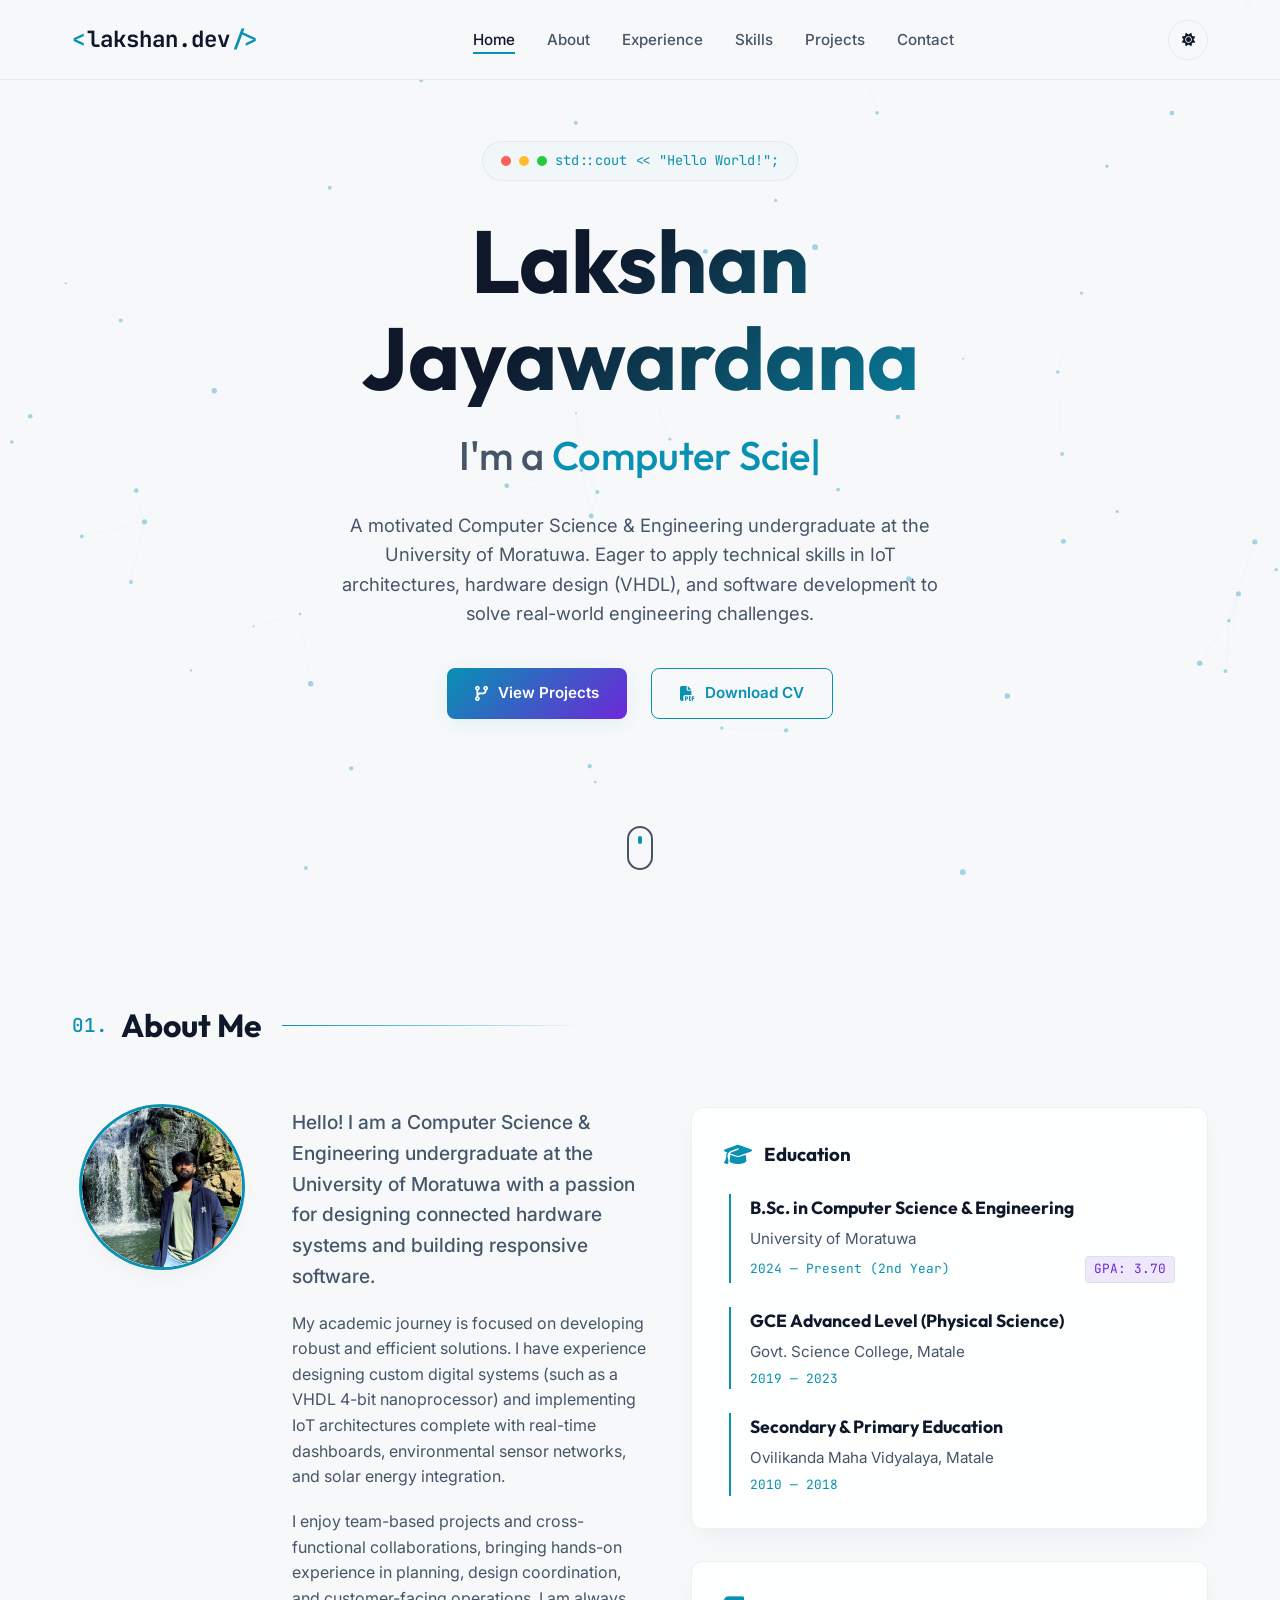
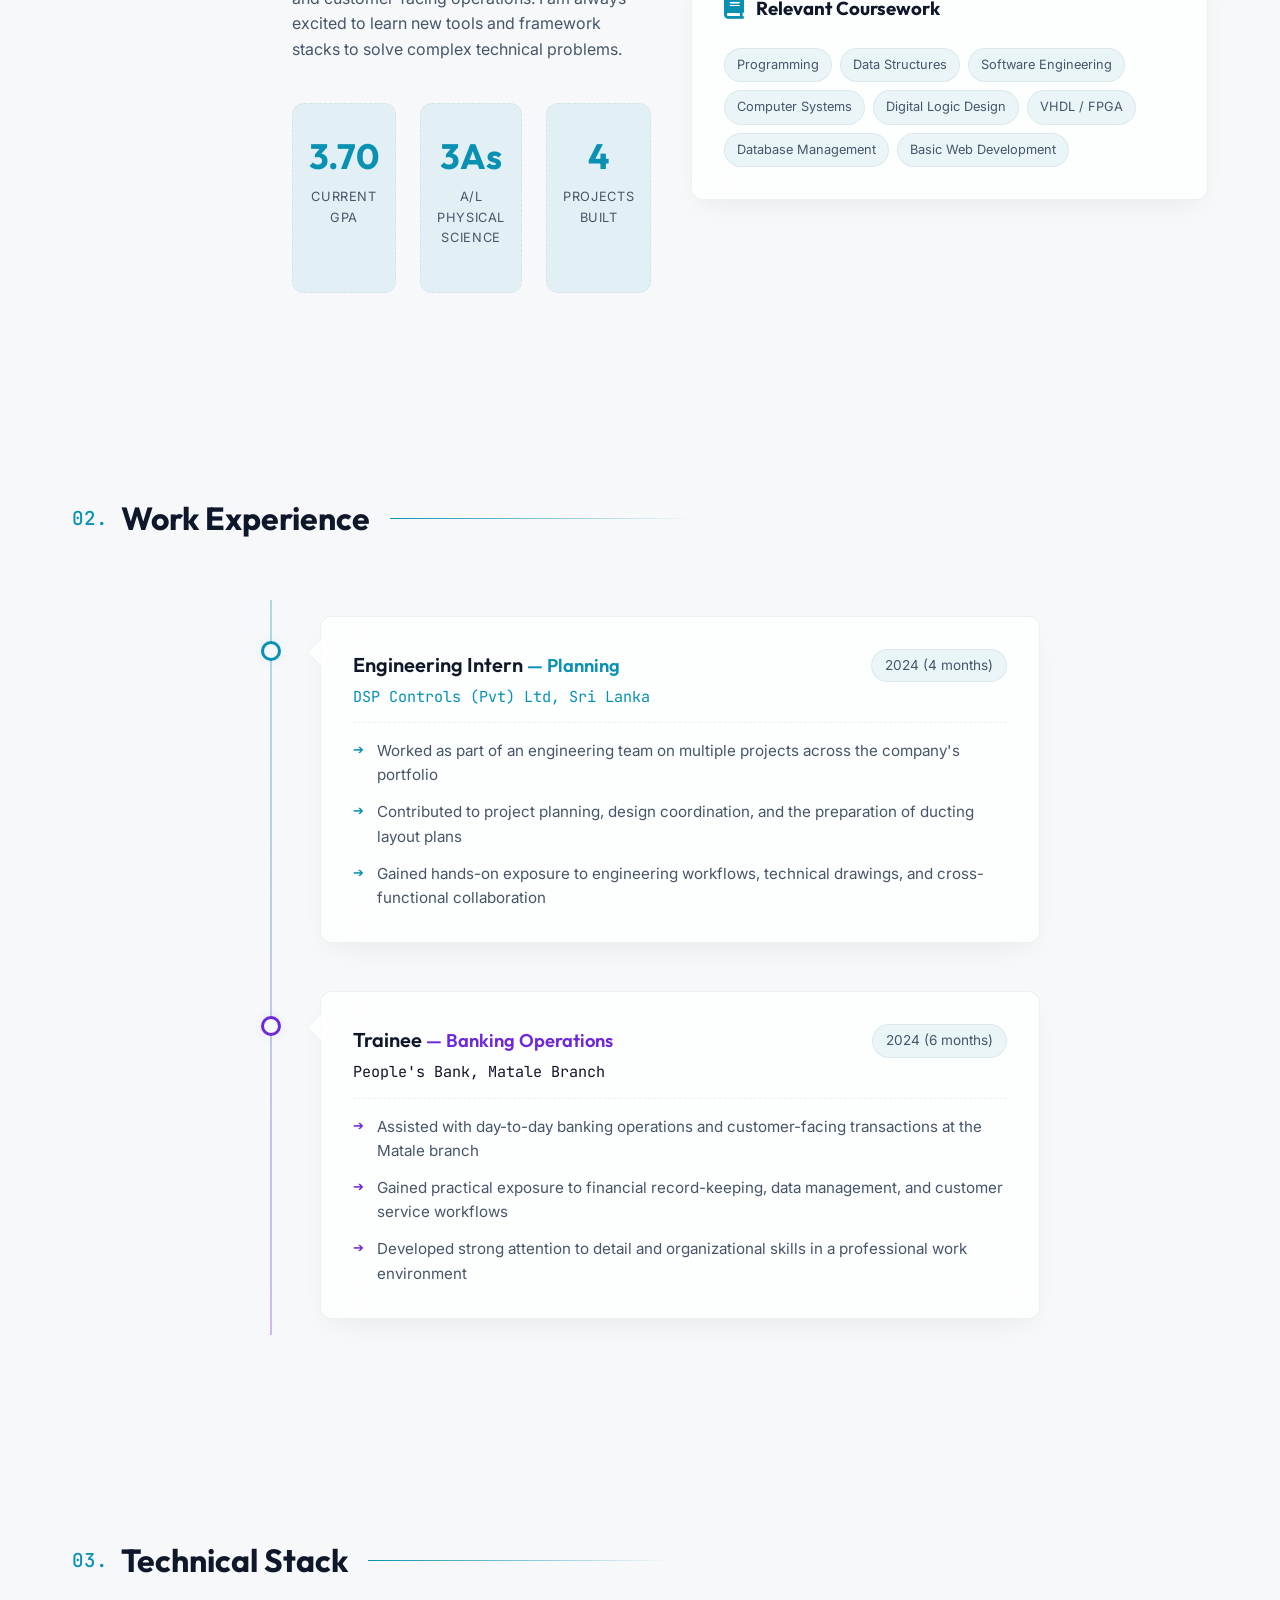
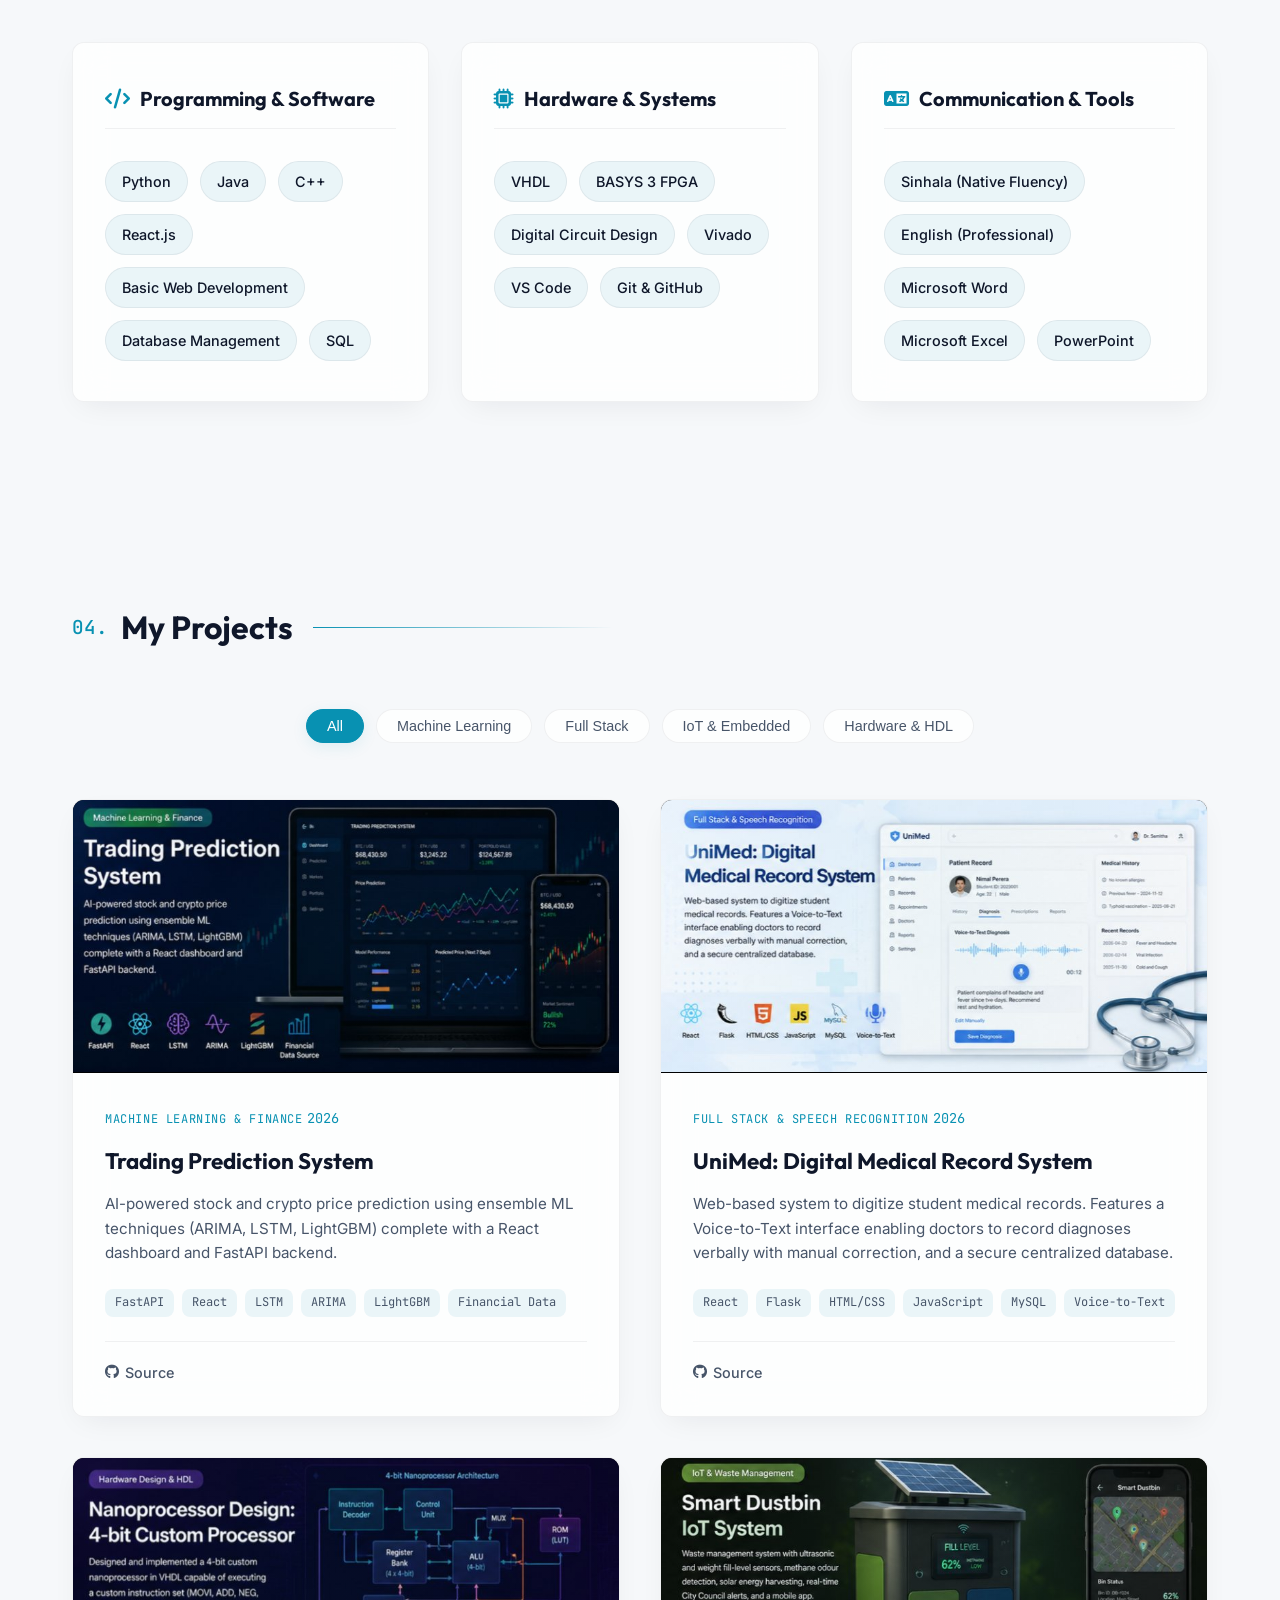
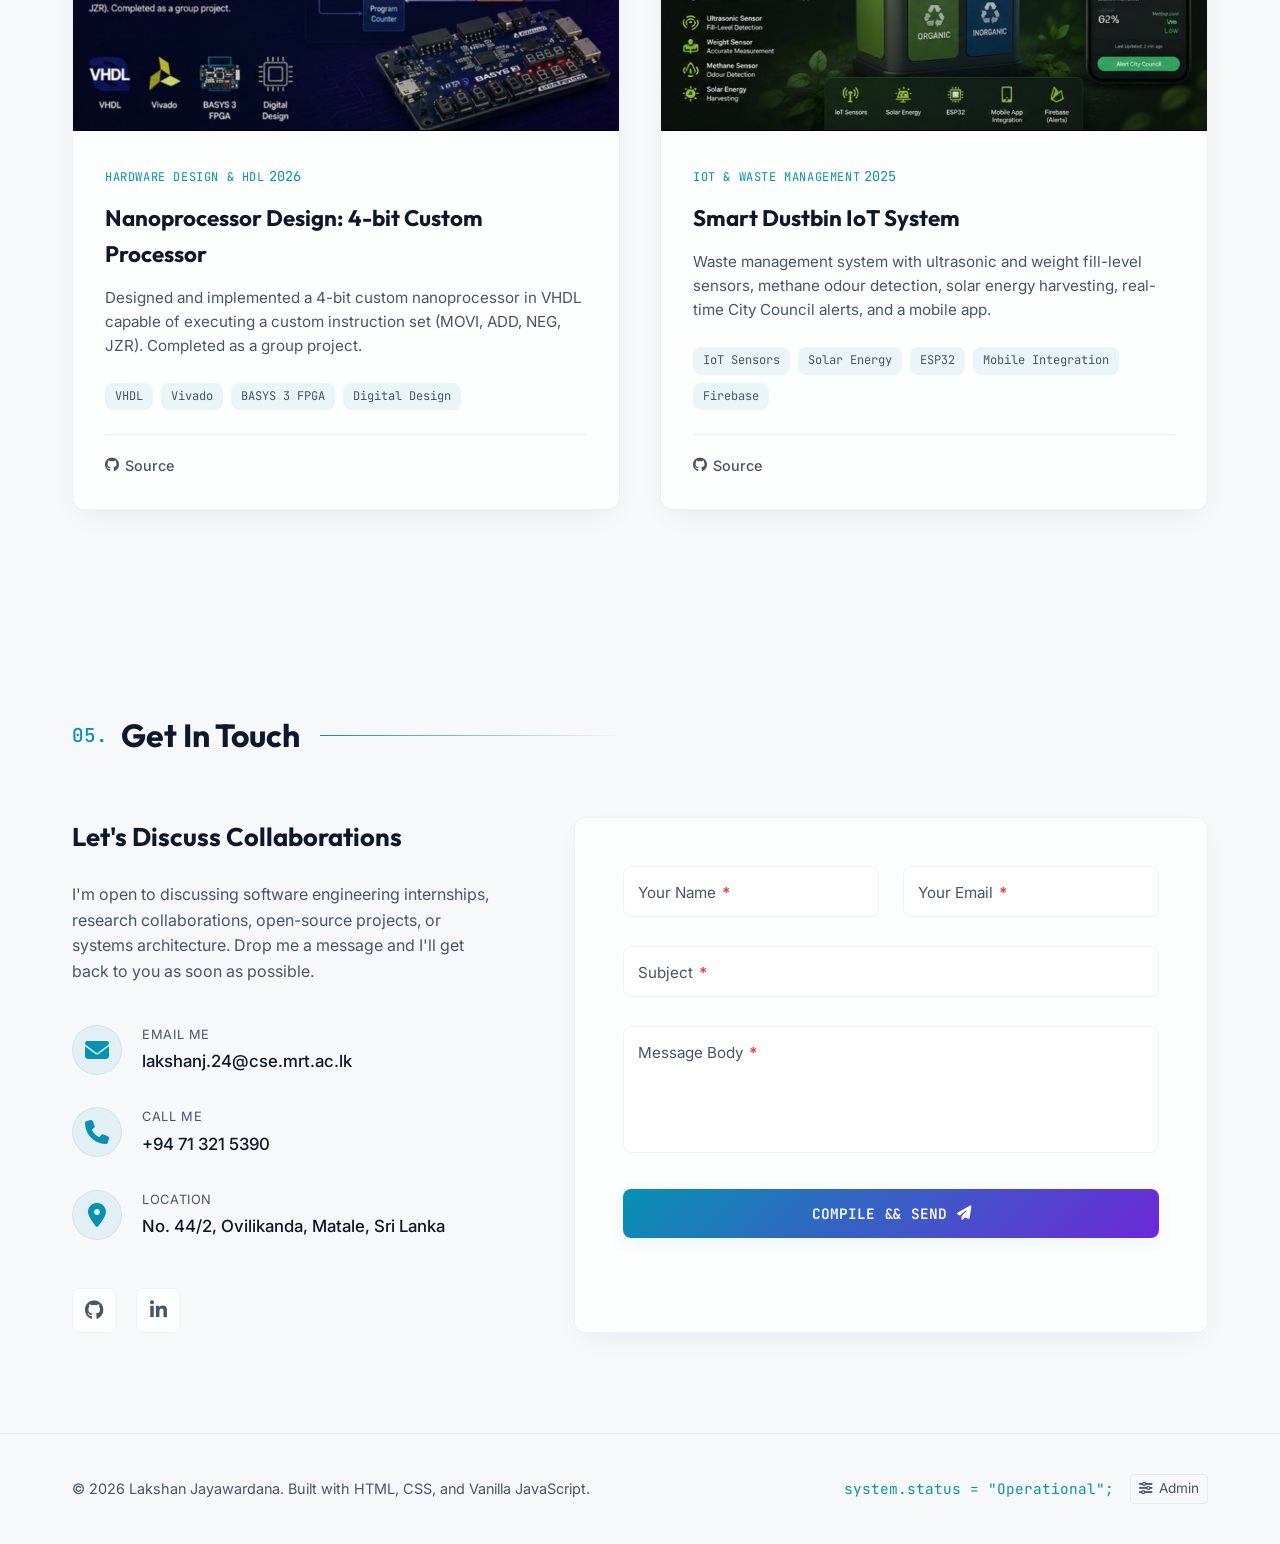
<file: index.html>
<!DOCTYPE html>
<html lang="en">

<head>
    <meta charset="UTF-8">
    <meta name="viewport" content="width=device-width, initial-scale=1.0">
    <title>Lakshan Jayawardana</title>
    <meta name="description"
        content="Portfolio of Lakshan Jayawardana, a Computer Science & Engineering undergraduate at the University of Moratuwa specializing in IoT architectures, VHDL & FPGA design, and Full-Stack Web Development.">
    <!-- Google Fonts: Outfit (headings) & Inter (body) & JetBrains Mono (code elements) -->
    <link rel="preconnect" href="https://fonts.googleapis.com">
    <link rel="preconnect" href="https://fonts.gstatic.com" crossorigin>
    <link
        href="https://fonts.googleapis.com/css2?family=Inter:wght@300;400;500;600;700&family=JetBrains+Mono:wght@400;500;600&family=Outfit:wght@400;500;600;700;800&display=swap"
        rel="stylesheet">
    <!-- FontAwesome Icons -->
    <link rel="stylesheet" href="https://cdnjs.cloudflare.com/ajax/libs/font-awesome/6.4.0/css/all.min.css">
    <!-- Main Stylesheet -->
    <link rel="stylesheet" href="style.css">
</head>

<body class="dark-theme">
    <!-- Particle Background Canvas -->
    <canvas id="canvas-bg"></canvas>

    <!-- Header Navigation -->
    <header class="header">
        <div class="header-container">
            <a href="#home" class="logo">
                <span class="code-bracket">&lt;</span>
                <span class="logo-text">lakshan.dev</span>
                <span class="code-bracket">/&gt;</span>
            </a>

            <nav class="navbar" id="navbar">
                <ul class="nav-menu">
                    <li class="nav-item"><a href="#home" class="nav-link active">Home</a></li>
                    <li class="nav-item"><a href="#about" class="nav-link">About</a></li>
                    <li class="nav-item"><a href="#experience" class="nav-link">Experience</a></li>
                    <li class="nav-item"><a href="#skills" class="nav-link">Skills</a></li>
                    <li class="nav-item"><a href="#projects" class="nav-link">Projects</a></li>
                    <li class="nav-item"><a href="#contact" class="nav-link">Contact</a></li>
                </ul>
            </nav>

            <div class="nav-actions">
                <button id="theme-toggle" class="theme-toggle-btn" aria-label="Toggle light/dark theme">
                    <i class="fa-solid fa-moon"></i>
                </button>
                <button class="mobile-toggle" id="mobile-toggle" aria-label="Toggle menu">
                    <span class="bar"></span>
                    <span class="bar"></span>
                    <span class="bar"></span>
                </button>
            </div>
        </div>
    </header>

    <!-- Hero Section -->
    <section id="home" class="hero-section">
        <div class="hero-content">
            <div class="terminal-badge">
                <span class="terminal-dot red"></span>
                <span class="terminal-dot yellow"></span>
                <span class="terminal-dot green"></span>
                <span class="terminal-text" id="hero-terminal-text">std::cout &lt;&lt; "Hello World!";</span>
            </div>
            <h1 class="hero-title" id="hero-name">Lakshan Jayawardana</h1>
            <h2 class="hero-subtitle">I'm a <span id="typed-text"></span><span class="typed-cursor">|</span></h2>
            <p class="hero-description" id="hero-description">
                A motivated Computer Science & Engineering undergraduate at the University of Moratuwa. Eager to apply
                technical skills in IoT architectures, hardware design (VHDL), and software development to solve
                real-world engineering challenges.
            </p>
            <div class="hero-cta">
                <a href="#projects" class="btn btn-primary" id="hero-projects-btn">
                    <i class="fa-solid fa-code-branch"></i> View Projects
                </a>
                <a href="assets/CV_Lakshan_Jayawardana.pdf" class="btn btn-secondary" id="hero-cv-btn" target="_blank"
                    download="CV_Lakshan_Jayawardana.pdf">
                    <i class="fa-solid fa-file-pdf"></i> Download CV
                </a>
            </div>
        </div>
        <div class="scroll-indicator">
            <a href="#about" aria-label="Scroll down">
                <span class="mouse">
                    <span class="wheel"></span>
                </span>
            </a>
        </div>
    </section>

    <!-- Main Content Area -->
    <main>
        <!-- About Section -->
        <section id="about" class="about-section section-padding">
            <div class="container">
                <div class="section-header">
                    <span class="section-number">01.</span>
                    <h2 class="section-title">About Me</h2>
                    <div class="section-line"></div>
                </div>

                <div class="about-grid">
                    <!-- Profile Image Column -->
                    <div class="about-img-container" style="width: 160px; flex-shrink: 0; margin: 0 auto;">
                        <div class="profile-card"
                            style="width: 160px; height: 160px; border-radius: 50%; overflow: hidden; flex-shrink: 0; box-shadow: 0 0 0 3px var(--primary-color), 0 10px 30px -10px var(--shadow-color); background: var(--card-bg); display: block;">
                            <img src="assets/image.jpg" alt="Lakshan Jayawardana" class="profile-img" id="about-profile-img"
                                style="width: 100%; height: 100%; border-radius: 50%; object-fit: cover; object-position: center 70%; display: block; transition: transform var(--transition-speed) ease;">
                        </div>
                    </div>

                    <div class="about-info" id="about-info-container">
                        <p class="paragraph-lead" id="about-lead">
                            Hello! I am a Computer Science & Engineering undergraduate at the University of Moratuwa
                            with a passion for designing connected hardware systems and building responsive software.
                        </p>
                        <div id="about-paragraphs-container">
                            <p>
                                My academic journey is focused on developing robust and efficient solutions. I have
                                experience designing custom digital systems (such as a VHDL 4-bit nanoprocessor) and
                                implementing IoT architectures complete with real-time dashboards, environmental sensor
                                networks, and solar energy integration.
                            </p>
                            <p>
                                I enjoy team-based projects and cross-functional collaborations, bringing hands-on
                                experience in planning, design coordination, and customer-facing operations. I am always
                                excited to learn new tools and framework stacks to solve complex technical problems.
                            </p>
                        </div>
                        <div class="stats-grid" id="about-stats-container">
                            <div class="stat-card">
                                <h3 class="stat-num">3.74</h3>
                                <p class="stat-label">Current SGPA</p>
                            </div>
                            <div class="stat-card">
                                <h3 class="stat-num">3As</h3>
                                <p class="stat-label">A/L Physical Science</p>
                            </div>
                            <div class="stat-card">
                                <h3 class="stat-num">4</h3>
                                <p class="stat-label">Projects Built</p>
                            </div>
                        </div>
                    </div>

                    <div class="about-education">
                        <div class="card glass-card education-card">
                            <div class="card-header">
                                <i class="fa-solid fa-graduation-cap card-icon"></i>
                                <h3>Education</h3>
                            </div>
                            <div id="education-list-container">
                                <div class="education-item" style="margin-bottom: 1.5rem;">
                                    <h4 class="edu-degree">B.Sc. in Computer Science & Engineering</h4>
                                    <p class="edu-school">University of Moratuwa</p>
                                    <div
                                        style="display: flex; justify-content: space-between; align-items: center; margin-top: 0.25rem; flex-wrap: wrap; gap: 0.5rem;">
                                        <span class="edu-date">2024 — Present (1st Year)</span>
                                        <span
                                            style="font-family: 'JetBrains Mono', monospace; font-size: 0.8rem; color: var(--secondary-color); background: var(--secondary-glow); padding: 2px 8px; border-radius: 4px; border: 1px solid var(--card-border);">SGPA:
                                            3.74</span>
                                    </div>
                                </div>
                                <div class="education-item" style="margin-bottom: 1.5rem;">
                                    <h4 class="edu-degree">GCE Advanced Level (Physical Science)</h4>
                                    <p class="edu-school">Govt. Science College, Matale</p>
                                    <span class="edu-date">2019 — 2023</span>
                                </div>
                                <div class="education-item">
                                    <h4 class="edu-degree">Secondary & Primary Education</h4>
                                    <p class="edu-school">Ovilikanda Maha Vidyalaya, Matale</p>
                                    <span class="edu-date">2010 — 2018</span>
                                </div>
                            </div>
                        </div>

                        <div class="card glass-card coursework-card">
                            <div class="card-header">
                                <i class="fa-solid fa-book card-icon"></i>
                                <h3>Relevant Coursework</h3>
                            </div>
                            <div class="coursework-tags" id="coursework-tags-container">
                                <span class="course-tag">Programming</span>
                                <span class="course-tag">Data Structures</span>
                                <span class="course-tag">Software Engineering</span>
                                <span class="course-tag">Computer Systems</span>
                                <span class="course-tag">Digital Logic Design</span>
                                <span class="course-tag">VHDL / FPGA</span>
                                <span class="course-tag">Database Management</span>
                                <span class="course-tag">Basic Web Development</span>
                            </div>
                        </div>
                    </div>
                </div>
            </div>
        </section>

        <!-- Experience Section -->
        <section id="experience" class="experience-section section-padding">
            <div class="container">
                <div class="section-header">
                    <span class="section-number">02.</span>
                    <h2 class="section-title">Work Experience</h2>
                    <div class="section-line"></div>
                </div>

                <div class="experience-timeline" id="experience-timeline-container">
                    <!-- Item 1: Engineering Intern -->
                    <div class="timeline-item">
                        <div class="timeline-dot"></div>
                        <div class="card glass-card timeline-content">
                            <div class="timeline-header">
                                <div>
                                    <h3 class="job-title">Engineering Intern <span>— Planning</span></h3>
                                    <div class="job-company">
                                        <a href="https://dspcontrols.lk" target="_blank" rel="noopener noreferrer">DSP
                                            Controls (Pvt) Ltd, Sri Lanka</a>
                                    </div>
                                </div>
                                <span class="job-date">2024 (4 months)</span>
                            </div>
                            <ul class="job-details">
                                <li>Worked as part of an engineering team on multiple projects across the company's
                                    portfolio</li>
                                <li>Contributed to project planning, design coordination, and the preparation of ducting
                                    layout plans</li>
                                <li>Gained hands-on exposure to engineering workflows, technical drawings, and
                                    cross-functional collaboration</li>
                            </ul>
                        </div>
                    </div>

                    <!-- Item 2: Trainee - Banking Operations -->
                    <div class="timeline-item">
                        <div class="timeline-dot"></div>
                        <div class="card glass-card timeline-content">
                            <div class="timeline-header">
                                <div>
                                    <h3 class="job-title">Trainee <span>— Banking Operations</span></h3>
                                    <div class="job-company">People's Bank, Matale Branch</div>
                                </div>
                                <span class="job-date">2024 (6 months)</span>
                            </div>
                            <ul class="job-details">
                                <li>Assisted with day-to-day banking operations and customer-facing transactions at the
                                    Matale branch</li>
                                <li>Gained practical exposure to financial record-keeping, data management, and customer
                                    service workflows</li>
                                <li>Developed strong attention to detail and organizational skills in a professional
                                    work environment</li>
                            </ul>
                        </div>
                    </div>
                </div>
            </div>
        </section>

        <!-- Skills Section -->
        <section id="skills" class="skills-section section-padding">
            <div class="container">
                <div class="section-header">
                    <span class="section-number">03.</span>
                    <h2 class="section-title">Technical Stack</h2>
                    <div class="section-line"></div>
                </div>

                <div class="skills-grid" id="skills-grid-container">
                    <!-- Programming & Software -->
                    <div class="card glass-card skill-category-card">
                        <h3 class="skill-category-title"><i class="fa-solid fa-code"></i> Programming & Software</h3>
                        <div class="skill-tags">
                            <span class="skill-tag">Python</span>
                            <span class="skill-tag">Java</span>
                            <span class="skill-tag">C++</span>
                            <span class="skill-tag">React.js</span>
                            <span class="skill-tag">Basic Web Development</span>
                            <span class="skill-tag">Database Management</span>
                            <span class="skill-tag">SQL</span>
                        </div>
                    </div>

                    <!-- Hardware & Systems -->
                    <div class="card glass-card skill-category-card">
                        <h3 class="skill-category-title"><i class="fa-solid fa-microchip"></i> Hardware & Systems</h3>
                        <div class="skill-tags">
                            <span class="skill-tag">VHDL</span>
                            <span class="skill-tag">BASYS 3 FPGA</span>
                            <span class="skill-tag">Digital Circuit Design</span>
                            <span class="skill-tag">Vivado</span>
                            <span class="skill-tag">VS Code</span>
                            <span class="skill-tag">Git & GitHub</span>
                        </div>
                    </div>

                    <!-- Languages & Productivity -->
                    <div class="card glass-card skill-category-card">
                        <h3 class="skill-category-title"><i class="fa-solid fa-language"></i> Communication & Tools</h3>
                        <div class="skill-tags">
                            <span class="skill-tag">Sinhala (Native Fluency)</span>
                            <span class="skill-tag">English (Professional)</span>
                            <span class="skill-tag">Microsoft Word</span>
                            <span class="skill-tag">Microsoft Excel</span>
                            <span class="skill-tag">PowerPoint</span>
                        </div>
                    </div>
                </div>
            </div>
        </section>

        <!-- Projects Section -->
        <section id="projects" class="projects-section section-padding">
            <div class="container">
                <div class="section-header">
                    <span class="section-number">04.</span>
                    <h2 class="section-title">My Projects</h2>
                    <div class="section-line"></div>
                </div>

                <!-- Projects Filter -->
                <div class="project-filters" id="project-filters-container">
                    <button class="filter-btn active" data-filter="all">All</button>
                    <button class="filter-btn" data-filter="ml">Machine Learning</button>
                    <button class="filter-btn" data-filter="web">Full Stack</button>
                    <button class="filter-btn" data-filter="iot">IoT & Embedded</button>
                    <button class="filter-btn" data-filter="hw">Hardware & HDL</button>
                </div>

                <!-- Projects Grid -->
                <div class="projects-grid" id="projects-grid-container">
                    <!-- Project 1: Trading Prediction System -->
                    <div class="project-card glass-card" data-category="ml">
                        <div class="project-img-placeholder">
                            <i class="fa-solid fa-chart-line project-banner-icon"></i>
                        </div>
                        <div class="project-content">
                            <div class="project-meta">
                                <span class="project-type">Machine Learning & Finance</span>
                                <span class="project-year"
                                    style="font-family: 'JetBrains Mono', monospace; font-size: 0.85rem; color: var(--primary-color);">2026</span>
                            </div>
                            <h3 class="project-title">Trading Prediction System</h3>
                            <p class="project-desc">
                                AI-powered stock and crypto price prediction using ensemble ML techniques (ARIMA, LSTM,
                                LightGBM) complete with a React dashboard and FastAPI backend.
                            </p>
                            <div class="project-tech-tags">
                                <span>FastAPI</span>
                                <span>React</span>
                                <span>LSTM</span>
                                <span>ARIMA</span>
                                <span>LightGBM</span>
                                <span>Financial Data</span>
                            </div>
                            <div class="project-links">
                                <a href="https://github.com/LakshanSj/trading-prediction-system" target="_blank"
                                    rel="noopener noreferrer" aria-label="GitHub Repository"><i
                                        class="fa-brands fa-github"></i> Source</a>
                            </div>
                        </div>
                    </div>

                    <!-- Project 2: UniMed -->
                    <div class="project-card glass-card" data-category="web">
                        <div class="project-img-placeholder">
                            <i class="fa-solid fa-microphone-lines project-banner-icon"></i>
                        </div>
                        <div class="project-content">
                            <div class="project-meta">
                                <span class="project-type">Full Stack & Speech Recognition</span>
                                <span class="project-year"
                                    style="font-family: 'JetBrains Mono', monospace; font-size: 0.85rem; color: var(--primary-color);">2026</span>
                            </div>
                            <h3 class="project-title">UniMed: Digital Medical Record System</h3>
                            <p class="project-desc">
                                Web-based system to digitize student medical records. Features a Voice-to-Text interface
                                enabling doctors to record diagnoses verbally with manual correction, and a secure
                                centralized database.
                            </p>
                            <div class="project-tech-tags">
                                <span>React</span>
                                <span>Flask</span>
                                <span>HTML/CSS</span>
                                <span>JavaScript</span>
                                <span>MySQL</span>
                                <span>Voice-to-Text</span>
                            </div>
                            <div class="project-links">
                                <a href="https://github.com/Kamithaakash/UniMed-MORASHIFT" target="_blank"
                                    rel="noopener noreferrer" aria-label="GitHub Repository"><i
                                        class="fa-brands fa-github"></i> Source</a>
                            </div>
                        </div>
                    </div>

                    <!-- Project 3: Nanoprocessor Design -->
                    <div class="project-card glass-card" data-category="hw">
                        <div class="project-img-placeholder">
                            <i class="fa-solid fa-microchip project-banner-icon"></i>
                        </div>
                        <div class="project-content">
                            <div class="project-meta">
                                <span class="project-type">Hardware Design & HDL</span>
                                <span class="project-year"
                                    style="font-family: 'JetBrains Mono', monospace; font-size: 0.85rem; color: var(--primary-color);">2026</span>
                            </div>
                            <h3 class="project-title">Nanoprocessor Design: 4-bit Custom Processor</h3>
                            <p class="project-desc">
                                Designed and implemented a 4-bit custom nanoprocessor in VHDL capable of executing a
                                custom instruction set (MOVI, ADD, NEG, JZR). Completed as a group project.
                            </p>
                            <div class="project-tech-tags">
                                <span>VHDL</span>
                                <span>Vivado</span>
                                <span>BASYS 3 FPGA</span>
                                <span>Digital Design</span>
                            </div>
                            <div class="project-links">
                                <a href="https://github.com/LakshanSj/4bit-nanoprocessor" target="_blank"
                                    rel="noopener noreferrer" aria-label="GitHub Repository"><i
                                        class="fa-brands fa-github"></i> Source</a>
                            </div>
                        </div>
                    </div>

                    <!-- Project 4: Smart Dustbin -->
                    <div class="project-card glass-card" data-category="iot">
                        <div class="project-img-placeholder">
                            <i class="fa-solid fa-trash-can project-banner-icon"></i>
                        </div>
                        <div class="project-content">
                            <div class="project-meta">
                                <span class="project-type">IoT & Waste Management</span>
                                <span class="project-year"
                                    style="font-family: 'JetBrains Mono', monospace; font-size: 0.85rem; color: var(--primary-color);">2025</span>
                            </div>
                            <h3 class="project-title">Smart Dustbin IoT System</h3>
                            <p class="project-desc">
                                Waste management system with ultrasonic and weight fill-level sensors, methane odour
                                detection, solar energy harvesting, real-time City Council alerts, and a mobile app.
                            </p>
                            <div class="project-tech-tags">
                                <span>IoT Sensors</span>
                                <span>Solar Energy</span>
                                <span>ESP32</span>
                                <span>Mobile Integration</span>
                                <span>Firebase</span>
                            </div>
                            <div class="project-links">
                                <a href="https://github.com/LakshanSj/smart-dustbin-waste-management-system"
                                    target="_blank" rel="noopener noreferrer" aria-label="GitHub Repository"><i
                                        class="fa-brands fa-github"></i> Source</a>
                            </div>
                        </div>
                    </div>
                </div>
            </div>
        </section>

        <!-- Contact Section -->
        <section id="contact" class="contact-section section-padding">
            <div class="container">
                <div class="section-header">
                    <span class="section-number">05.</span>
                    <h2 class="section-title">Get In Touch</h2>
                    <div class="section-line"></div>
                </div>

                <div class="contact-grid">
                    <div class="contact-info">
                        <h3 class="contact-subtitle" id="contact-subtitle">Let's Discuss Collaborations</h3>
                        <p id="contact-desc">
                            I'm open to discussing software engineering internships, research collaborations,
                            open-source projects, or systems architecture. Drop me a message and I'll get back to you as
                            soon as possible.
                        </p>
                        <div class="contact-details" id="contact-details-container">
                            <div class="contact-detail-item">
                                <i class="fa-solid fa-envelope detail-icon"></i>
                                <div>
                                    <span class="detail-label">Email Me</span>
                                    <a href="mailto:lakshanj.24@cse.mrt.ac.lk" id="contact-email"
                                        class="detail-value">lakshanj.24@cse.mrt.ac.lk</a>
                                </div>
                            </div>
                            <div class="contact-detail-item">
                                <i class="fa-solid fa-phone detail-icon"></i>
                                <div>
                                    <span class="detail-label">Call Me</span>
                                    <a href="tel:+94713215390" id="contact-phone" class="detail-value">+94 71 321 5390</a>
                                </div>
                            </div>
                            <div class="contact-detail-item">
                                <i class="fa-solid fa-location-dot detail-icon"></i>
                                <div>
                                    <span class="detail-label">Location</span>
                                    <span class="detail-value" id="contact-location">No. 44/2, Ovilikanda, Matale, Sri Lanka</span>
                                </div>
                            </div>
                        </div>
                        <div class="social-links" id="contact-socials-container">
                            <a href="https://github.com/LakshanSj" id="contact-github" target="_blank" rel="noopener noreferrer"
                                aria-label="GitHub"><i class="fa-brands fa-github"></i></a>
                            <a href="https://www.linkedin.com/in/lakshan-jayawardana/" id="contact-linkedin" target="_blank"
                                rel="noopener noreferrer" aria-label="LinkedIn"><i
                                    class="fa-brands fa-linkedin-in"></i></a>
                        </div>
                    </div>

                    <!-- Contact Form -->
                    <div class="card glass-card contact-card">
                        <form id="contact-form" class="contact-form" novalidate>
                            <div class="form-row">
                                <div class="form-group">
                                    <input type="text" id="name" name="name" required placeholder=" ">
                                    <label for="name">Your Name <span class="required-star">*</span></label>
                                    <span class="field-error-msg" id="name-error"></span>
                                </div>
                                <div class="form-group">
                                    <input type="email" id="email" name="email" required placeholder=" ">
                                    <label for="email">Your Email <span class="required-star">*</span></label>
                                    <span class="field-error-msg" id="email-error"></span>
                                </div>
                            </div>
                            <div class="form-group">
                                <input type="text" id="subject" name="subject" required placeholder=" ">
                                <label for="subject">Subject <span class="required-star">*</span></label>
                                <span class="field-error-msg" id="subject-error"></span>
                            </div>
                            <div class="form-group">
                                <textarea id="message" name="message" rows="5" required placeholder=" "></textarea>
                                <label for="message">Message Body <span class="required-star">*</span></label>
                                <span class="field-error-msg" id="message-error"></span>
                            </div>
                            <button type="submit" id="submit-btn" class="btn btn-primary btn-submit">
                                <span>compile &amp;&amp; send</span>
                                <i class="fa-solid fa-paper-plane btn-icon"></i>
                            </button>
                            <div id="form-status" class="form-status"></div>
                        </form>
                    </div>
                </div>
            </div>
        </section>
    </main>

    <!-- Footer -->
    <footer class="footer">
        <div class="container footer-container">
            <p class="copyright">&copy; 2026 Lakshan Jayawardana. Built with HTML, CSS, and Vanilla JavaScript.</p>
            <div class="footer-actions" style="display: flex; align-items: center; gap: 1rem;">
                <p class="footer-tag">system.status = "Operational";</p>
                <a href="admin.html" class="admin-portal-link" title="Admin Panel (Ctrl + Shift + A)" style="color: var(--text-muted); font-size: 0.85rem; text-decoration: none; display: inline-flex; align-items: center; gap: 0.35rem; padding: 3px 8px; border-radius: 4px; border: 1px solid var(--card-border); transition: all var(--transition-speed) ease;">
                    <i class="fa-solid fa-sliders"></i> Admin
                </a>
            </div>
        </div>
    </footer>

    <!-- Portfolio Data & Main JavaScript -->
    <script src="data.js"></script>
    <script src="script.js"></script>
</body>

</html>
</file>
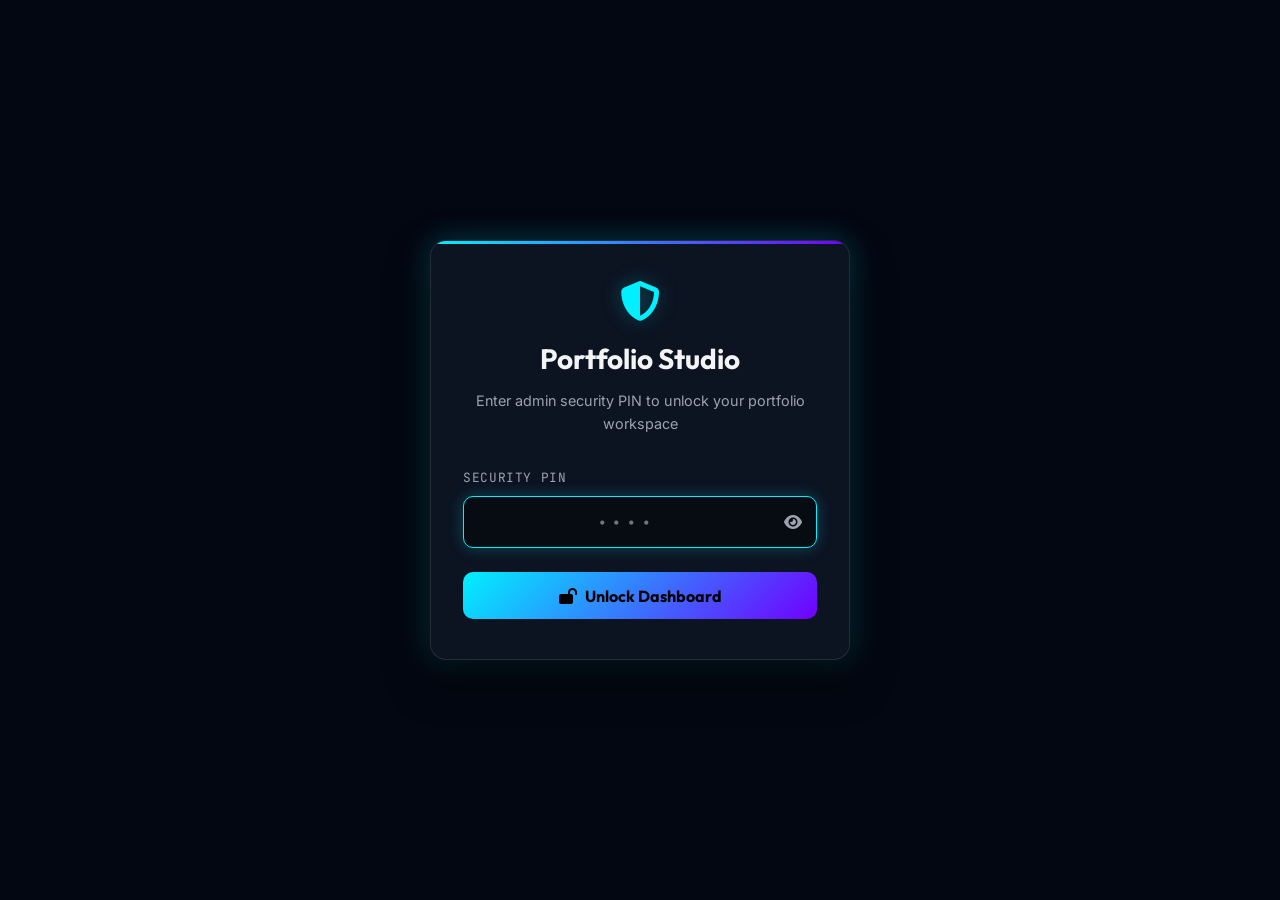
<file: admin.html>
<!DOCTYPE html>
<html lang="en">

<head>
    <meta charset="UTF-8">
    <meta name="viewport" content="width=device-width, initial-scale=1.0">
    <title>Portfolio Studio &mdash; Admin Panel</title>
    <!-- Google Fonts -->
    <link rel="preconnect" href="https://fonts.googleapis.com">
    <link rel="preconnect" href="https://fonts.gstatic.com" crossorigin>
    <link
        href="https://fonts.googleapis.com/css2?family=Inter:wght@300;400;500;600;700&family=JetBrains+Mono:wght@400;500;600&family=Outfit:wght@400;500;600;700;800&display=swap"
        rel="stylesheet">
    <!-- FontAwesome Icons -->
    <link rel="stylesheet" href="https://cdnjs.cloudflare.com/ajax/libs/font-awesome/6.4.0/css/all.min.css">
    <!-- Admin Stylesheet -->
    <link rel="stylesheet" href="admin.css">
</head>

<body>
    <!-- Background Ambient Glow -->
    <div class="ambient-glow"></div>

    <!-- 0. Auth / PIN Lock Screen -->
    <div id="auth-screen" class="auth-wrapper">
        <div class="auth-card">
            <i class="fa-solid fa-shield-halved auth-icon"></i>
            <h1 class="auth-title">Portfolio Studio</h1>
            <p class="auth-subtitle">Enter admin security PIN to unlock your portfolio workspace</p>
            <div id="auth-lockout-notice" class="auth-lockout-notice" style="display: none;">
                <i class="fa-solid fa-triangle-exclamation"></i>
                <span id="auth-lockout-msg">Locked due to repeated failed attempts.</span>
            </div>
            <form id="auth-form">
                <div class="auth-input-group">
                    <label for="admin-pin">Security PIN</label>
                    <div class="pin-input-wrap">
                        <input type="password" id="admin-pin" class="auth-input" placeholder="••••" maxlength="12" autofocus
                            required autocomplete="current-password">
                        <button type="button" class="pin-toggle-btn" data-target="admin-pin" title="Toggle PIN visibility" aria-label="Toggle PIN visibility">
                            <i class="fa-solid fa-eye"></i>
                        </button>
                    </div>
                </div>
                <button type="submit" id="auth-submit-btn" class="auth-btn">
                    <i class="fa-solid fa-lock-open"></i> Unlock Dashboard
                </button>
            </form>
        </div>
    </div>

    <!-- Main Admin Workspace -->
    <div class="admin-app" id="admin-app" style="display: none;">
        <!-- Sidebar Navigation -->
        <aside class="admin-sidebar">
            <div class="sidebar-header">
                <a href="index.html" class="sidebar-logo">
                    <i class="fa-solid fa-terminal" style="color: var(--primary-color);"></i>
                    <span>Studio CMS</span>
                </a>
                <span class="sidebar-badge">v1.0</span>
            </div>

            <nav class="sidebar-nav">
                <span class="nav-category-title">General</span>
                <button class="nav-tab-btn active" data-tab="overview">
                    <i class="fa-solid fa-chart-pie"></i>
                    <span>Overview</span>
                </button>

                <span class="nav-category-title">Sections</span>
                <button class="nav-tab-btn" data-tab="hero">
                    <i class="fa-solid fa-wand-magic-sparkles"></i>
                    <span>Hero Section</span>
                </button>
                <button class="nav-tab-btn" data-tab="about">
                    <i class="fa-solid fa-user-astronaut"></i>
                    <span>About & Education</span>
                </button>
                <button class="nav-tab-btn" data-tab="experience">
                    <i class="fa-solid fa-briefcase"></i>
                    <span>Work Experience</span>
                </button>
                <button class="nav-tab-btn" data-tab="skills">
                    <i class="fa-solid fa-microchip"></i>
                    <span>Technical Stack</span>
                </button>
                <button class="nav-tab-btn" data-tab="projects">
                    <i class="fa-solid fa-cubes-stacked"></i>
                    <span>Projects Studio</span>
                </button>
                <button class="nav-tab-btn" data-tab="contact">
                    <i class="fa-solid fa-paper-plane"></i>
                    <span>Contact & Socials</span>
                </button>

                <span class="nav-category-title">Deployment</span>
                <button class="nav-tab-btn" data-tab="sync">
                    <i class="fa-solid fa-cloud-arrow-up"></i>
                    <span>GitHub Sync & Backup</span>
                </button>
                <button class="nav-tab-btn" data-tab="settings">
                    <i class="fa-solid fa-gear"></i>
                    <span>Security & PIN</span>
                </button>
            </nav>

            <div class="sidebar-footer">
                <a href="index.html" target="_blank" class="btn-sidebar btn-view-site">
                    <i class="fa-solid fa-arrow-up-right-from-square"></i>
                    <span>View Live Site</span>
                </a>
                <button id="btn-lock" class="btn-sidebar btn-logout">
                    <i class="fa-solid fa-lock"></i>
                    <span>Lock Session</span>
                </button>
            </div>
        </aside>

        <!-- Main Workspace Area -->
        <main class="admin-main">
            <!-- Top Action Bar -->
            <header class="admin-topbar">
                <div class="topbar-title-area">
                    <h2 id="topbar-title">Studio Overview</h2>
                    <p id="topbar-subtitle">Manage and customize your portfolio data in real-time</p>
                </div>
                <div class="topbar-actions">
                    <button id="btn-export-json" class="btn btn-secondary" title="Export current data as JSON">
                        <i class="fa-solid fa-download"></i> Export JSON
                    </button>
                    <label class="btn btn-secondary" style="margin: 0; cursor: pointer;"
                        title="Import portfolio JSON backup">
                        <i class="fa-solid fa-upload"></i> Import JSON
                        <input type="file" id="input-import-json" accept=".json" style="display: none;">
                    </label>
                    <button id="btn-save-all" class="btn btn-primary">
                        <i class="fa-solid fa-floppy-disk"></i> Save Changes
                    </button>
                </div>
            </header>

            <div class="admin-content">
                <!-- 1. Overview Tab -->
                <div class="tab-pane active" id="tab-overview">
                    <div class="admin-card">
                        <div class="card-header-bar">
                            <h3><i class="fa-solid fa-gauge-high"></i> Dashboard Quick Stats</h3>
                            <span class="tag-badge" id="stats-last-updated"><i class="fa-solid fa-clock"></i> Active
                                Session</span>
                        </div>
                        <div class="form-grid" style="grid-template-columns: repeat(auto-fit, minmax(200px, 1fr));">
                            <div class="dynamic-item-card" style="text-align: center; padding: 1.5rem;">
                                <i class="fa-solid fa-cubes-stacked"
                                    style="font-size: 2rem; color: var(--primary-color); margin-bottom: 0.5rem;"></i>
                                <h4 style="font-size: 1.8rem; font-family: var(--font-mono);" id="count-projects">0</h4>
                                <p style="color: var(--text-muted); font-size: 0.85rem;">Active Projects</p>
                            </div>
                            <div class="dynamic-item-card" style="text-align: center; padding: 1.5rem;">
                                <i class="fa-solid fa-briefcase"
                                    style="font-size: 2rem; color: var(--secondary-color); margin-bottom: 0.5rem;"></i>
                                <h4 style="font-size: 1.8rem; font-family: var(--font-mono);" id="count-experience">0
                                </h4>
                                <p style="color: var(--text-muted); font-size: 0.85rem;">Work Experiences</p>
                            </div>
                            <div class="dynamic-item-card" style="text-align: center; padding: 1.5rem;">
                                <i class="fa-solid fa-code"
                                    style="font-size: 2rem; color: var(--accent-emerald); margin-bottom: 0.5rem;"></i>
                                <h4 style="font-size: 1.8rem; font-family: var(--font-mono);" id="count-skills">0</h4>
                                <p style="color: var(--text-muted); font-size: 0.85rem;">Skills Categories</p>
                            </div>
                        </div>
                    </div>

                    <div class="admin-card">
                        <div class="card-header-bar">
                            <h3><i class="fa-solid fa-bolt"></i> Quick Jump & Actions</h3>
                        </div>
                        <p style="color: var(--text-muted); margin-bottom: 1.25rem;">
                            Click any section below to start editing. Changes made are saved directly to your browser's
                            local storage and can be pushed to GitHub with 1-click.
                        </p>
                        <div style="display: flex; gap: 0.75rem; flex-wrap: wrap;">
                            <button class="btn btn-secondary" onclick="switchTab('projects')"><i
                                    class="fa-solid fa-plus"></i> Add New Project</button>
                            <button class="btn btn-secondary" onclick="switchTab('about')"><i
                                    class="fa-solid fa-image"></i> Change Profile Photo</button>
                            <button class="btn btn-secondary" onclick="switchTab('experience')"><i
                                    class="fa-solid fa-briefcase"></i> Add Experience</button>
                            <button class="btn btn-secondary" onclick="switchTab('sync')"><i
                                    class="fa-brands fa-github"></i> 1-Click GitHub Sync</button>
                        </div>
                    </div>
                </div>

                <!-- 2. Hero Section Tab -->
                <div class="tab-pane" id="tab-hero">
                    <div class="admin-card">
                        <div class="card-header-bar">
                            <h3><i class="fa-solid fa-wand-magic-sparkles"></i> Hero Section Settings</h3>
                        </div>
                        <div class="form-grid">
                            <div class="form-group">
                                <label class="form-label" for="hero-terminal">Terminal Code Tag</label>
                                <input type="text" id="hero-terminal" class="form-control"
                                    placeholder='std::cout << "Hello World!";'>
                            </div>
                            <div class="form-group">
                                <label class="form-label" for="hero-name-input">Full Name / Heading</label>
                                <input type="text" id="hero-name-input" class="form-control"
                                    placeholder="Lakshan Jayawardana">
                            </div>
                            <div class="form-group full-width">
                                <label class="form-label">Dynamic Typing Roles <span class="form-label-hint">Press Enter
                                        or click + to add phrases</span></label>
                                <div class="tags-manager" id="hero-roles-manager">
                                    <input type="text" id="hero-role-input" class="tag-input"
                                        placeholder="Add typing title (e.g. Full-Stack Web Developer)...">
                                </div>
                            </div>
                            <div class="form-group full-width">
                                <label class="form-label" for="hero-desc-input">Hero Intro Biography</label>
                                <textarea id="hero-desc-input" class="form-control" rows="3"
                                    placeholder="A motivated Computer Science & Engineering undergraduate..."></textarea>
                            </div>
                            <div class="form-group">
                                <label class="form-label" for="hero-cv-url">CV / Resume File Path or URL</label>
                                <input type="text" id="hero-cv-url" class="form-control"
                                    placeholder="assets/CV_Lakshan_Jayawardana.pdf">
                            </div>
                            <div class="form-group">
                                <label class="form-label" for="hero-cv-name">CV Download Filename</label>
                                <input type="text" id="hero-cv-name" class="form-control"
                                    placeholder="CV_Lakshan_Jayawardana.pdf">
                            </div>
                        </div>
                    </div>
                </div>

                <!-- 3. About & Education Tab -->
                <div class="tab-pane" id="tab-about">
                    <!-- Profile Photo Editor -->
                    <div class="admin-card">
                        <div class="card-header-bar">
                            <h3><i class="fa-solid fa-camera"></i> Profile Picture</h3>
                        </div>
                        <div class="image-upload-wrapper">
                            <div class="image-preview-box round" id="about-img-preview-box">
                                <img id="about-img-preview" src="assets/image.jpg" alt="Profile Preview">
                            </div>
                            <div class="image-upload-actions">
                                <label class="form-label">Upload New Photo or Enter Image URL</label>
                                <div style="display: flex; gap: 0.5rem; flex-wrap: wrap;">
                                    <input type="text" id="about-img-url" class="form-control"
                                        placeholder="assets/image.jpg or https://..."
                                        style="flex: 1; min-width: 200px;">
                                    <label class="btn btn-secondary" style="margin: 0; cursor: pointer;">
                                        <i class="fa-solid fa-file-image"></i> Browse Local File
                                        <input type="file" id="about-img-file" accept="image/*" style="display: none;">
                                    </label>
                                </div>
                                <span class="form-label-hint">Local images are automatically optimized and encoded for
                                    instant preview and GitHub sync.</span>
                            </div>
                        </div>
                    </div>

                    <!-- Bio Paragraphs -->
                    <div class="admin-card">
                        <div class="card-header-bar">
                            <h3><i class="fa-solid fa-align-left"></i> About Biography</h3>
                        </div>
                        <div class="form-group">
                            <label class="form-label" for="about-lead-input">Lead Paragraph (Bold Intro)</label>
                            <textarea id="about-lead-input" class="form-control" rows="2"></textarea>
                        </div>
                        <div class="form-group">
                            <label class="form-label">Additional Bio Paragraphs <span class="form-label-hint">Separate
                                    paragraphs with double newlines</span></label>
                            <textarea id="about-paragraphs-input" class="form-control" rows="4"></textarea>
                        </div>
                    </div>

                    <!-- Key Stats -->
                    <div class="admin-card">
                        <div class="card-header-bar">
                            <h3><i class="fa-solid fa-chart-simple"></i> Highlight Stats Cards</h3>
                        </div>
                        <div class="form-grid" id="about-stats-editor-grid">
                            <!-- Populated dynamically -->
                        </div>
                    </div>

                    <!-- Education Entries -->
                    <div class="admin-card">
                        <div class="card-header-bar">
                            <h3><i class="fa-solid fa-graduation-cap"></i> Education Timeline</h3>
                            <button class="btn btn-secondary btn-sm" id="btn-add-education"><i
                                    class="fa-solid fa-plus"></i> Add Education</button>
                        </div>
                        <div id="education-items-manager">
                            <!-- Populated dynamically -->
                        </div>
                    </div>

                    <!-- Relevant Coursework Tags -->
                    <div class="admin-card">
                        <div class="card-header-bar">
                            <h3><i class="fa-solid fa-book"></i> Relevant Coursework Badges</h3>
                        </div>
                        <div class="tags-manager" id="coursework-tags-manager">
                            <input type="text" id="coursework-tag-input" class="tag-input"
                                placeholder="Add coursework (e.g. Data Structures)...">
                        </div>
                    </div>
                </div>

                <!-- 4. Experience Tab -->
                <div class="tab-pane" id="tab-experience">
                    <div class="admin-card">
                        <div class="card-header-bar">
                            <h3><i class="fa-solid fa-briefcase"></i> Work Experience Timeline</h3>
                            <button class="btn btn-primary" id="btn-add-experience"><i class="fa-solid fa-plus"></i> Add
                                Experience</button>
                        </div>
                        <div id="experience-items-manager">
                            <!-- Populated dynamically -->
                        </div>
                    </div>
                </div>

                <!-- 5. Technical Stack Tab -->
                <div class="tab-pane" id="tab-skills">
                    <div class="admin-card">
                        <div class="card-header-bar">
                            <h3><i class="fa-solid fa-microchip"></i> Technical Stack Categories & Skills</h3>
                            <button class="btn btn-primary" id="btn-add-skill-cat"><i class="fa-solid fa-plus"></i> Add
                                Category</button>
                        </div>
                        <div id="skills-categories-manager">
                            <!-- Populated dynamically -->
                        </div>
                    </div>
                </div>

                <!-- 6. Projects Studio Tab (Drag & Drop, Add, Drop, Image upload) -->
                <div class="tab-pane" id="tab-projects">
                    <div class="admin-card">
                        <div class="card-header-bar">
                            <div>
                                <h3><i class="fa-solid fa-cubes-stacked"></i> Projects Studio</h3>
                                <p style="font-size: 0.8rem; color: var(--text-muted); margin-top: 0.25rem;">
                                    <i class="fa-solid fa-hand"></i> Drag and drop rows up/down to reorder projects on
                                    your live portfolio.
                                </p>
                            </div>
                            <button class="btn btn-primary" id="btn-add-project"><i class="fa-solid fa-plus"></i> Add
                                New Project</button>
                        </div>

                        <!-- Drag and drop reorderable list -->
                        <div class="projects-manager-list" id="projects-manager-list">
                            <!-- Populated dynamically with drag & drop handles -->
                        </div>
                    </div>
                </div>

                <!-- 7. Contact & Socials Tab -->
                <div class="tab-pane" id="tab-contact">
                    <div class="admin-card">
                        <div class="card-header-bar">
                            <h3><i class="fa-solid fa-paper-plane"></i> Contact Details & Social Links</h3>
                        </div>
                        <div class="form-grid">
                            <div class="form-group full-width">
                                <label class="form-label" for="contact-subtitle-input">Contact Section Subtitle</label>
                                <input type="text" id="contact-subtitle-input" class="form-control"
                                    placeholder="Let's Discuss Collaborations">
                            </div>
                            <div class="form-group full-width">
                                <label class="form-label" for="contact-desc-input">Contact Section Description</label>
                                <textarea id="contact-desc-input" class="form-control" rows="2"></textarea>
                            </div>
                            <div class="form-group">
                                <label class="form-label" for="contact-email-input"><i class="fa-solid fa-envelope"></i>
                                    Email Address</label>
                                <input type="email" id="contact-email-input" class="form-control"
                                    placeholder="lakshanj.24@cse.mrt.ac.lk">
                            </div>
                            <div class="form-group">
                                <label class="form-label" for="contact-phone-input"><i class="fa-solid fa-phone"></i>
                                    Phone Number</label>
                                <input type="text" id="contact-phone-input" class="form-control"
                                    placeholder="+94 71 321 5390">
                            </div>
                            <div class="form-group full-width">
                                <label class="form-label" for="contact-loc-input"><i
                                        class="fa-solid fa-location-dot"></i> Physical Location</label>
                                <input type="text" id="contact-loc-input" class="form-control"
                                    placeholder="No. 44/2, Ovilikanda, Matale, Sri Lanka">
                            </div>
                            <div class="form-group">
                                <label class="form-label" for="contact-github-input"><i class="fa-brands fa-github"></i>
                                    GitHub Profile URL</label>
                                <input type="url" id="contact-github-input" class="form-control"
                                    placeholder="https://github.com/LakshanSj">
                            </div>
                            <div class="form-group">
                                <label class="form-label" for="contact-linkedin-input"><i
                                        class="fa-brands fa-linkedin"></i> LinkedIn Profile URL</label>
                                <input type="url" id="contact-linkedin-input" class="form-control"
                                    placeholder="https://www.linkedin.com/in/...">
                            </div>
                        </div>
                    </div>

                    <!-- Email & Inbox Delivery Settings -->
                    <div class="admin-card">
                        <div class="card-header-bar">
                            <h3><i class="fa-solid fa-paper-plane"></i> Direct Inbox Email Delivery Setup</h3>
                        </div>
                        <p style="color: var(--text-muted); font-size: 0.9rem; margin-bottom: 1.25rem;">
                            Connect your contact form to automatically forward messages straight to your inbox (e.g. <code>lakshanj.24@cse.mrt.ac.lk</code>) with 1-click sender replies.
                        </p>
                        <div class="form-grid">
                            <div class="form-group">
                                <label class="form-label" for="contact-email-provider">Email Provider Service</label>
                                <select id="contact-email-provider" class="form-control">
                                    <option value="web3forms">Web3Forms (Recommended - Free, No Backend Required)</option>
                                    <option value="formspree">Formspree (Form ID)</option>
                                    <option value="mailto">Mailto (Default Email App Fallback)</option>
                                </select>
                            </div>
                            <div class="form-group">
                                <label class="form-label" for="contact-recipient-email">Recipient Email Address</label>
                                <input type="email" id="contact-recipient-email" class="form-control"
                                    placeholder="lakshanj.24@cse.mrt.ac.lk">
                            </div>
                            <div class="form-group full-width">
                                <label class="form-label" for="contact-access-key">
                                    Access Key / Form ID
                                    <span class="form-label-hint">Get a free key in 10s from <a href="https://web3forms.com" target="_blank" style="color: var(--primary-color);">web3forms.com</a></span>
                                </label>
                                <input type="password" id="contact-access-key" class="form-control"
                                    placeholder="e.g. xxxxxxxx-xxxx-xxxx-xxxx-xxxxxxxxxxxx">
                            </div>
                        </div>
                        <div style="margin-top: 1rem; display: flex; gap: 0.75rem; align-items: center;">
                            <button type="button" id="btn-test-email" class="btn btn-secondary">
                                <i class="fa-solid fa-envelope-circle-check"></i> Send Test Message
                            </button>
                            <span id="test-email-status" style="font-size: 0.85rem; font-family: var(--font-mono); color: var(--text-muted);"></span>
                        </div>
                    </div>
                </div>

                <!-- 8. GitHub Sync & Cloud Deployment Tab -->
                <div class="tab-pane" id="tab-sync">
                    <div class="admin-card">
                        <div class="card-header-bar">
                            <h3><i class="fa-brands fa-github"></i> 1-Click GitHub Repository Direct Sync</h3>
                        </div>
                        <p style="color: var(--text-muted); font-size: 0.9rem; margin-bottom: 1.25rem;">
                            Directly commit and push your portfolio changes to your GitHub repository (<a
                                href="https://github.com/LakshanSj/lakshansj.github.io" target="_blank"
                                style="color: var(--primary-color);">lakshansj.github.io</a>) via GitHub REST API
                            without touching the command line.
                        </p>
                        <div class="form-grid">
                            <div class="form-group">
                                <label class="form-label" for="gh-token">GitHub Personal Access Token (classic with
                                    <code>repo</code> or fine-grained)</label>
                                <input type="password" id="gh-token" class="form-control"
                                    placeholder="ghp_xxxxxxxxxxxxxxxxxxxx">
                            </div>
                            <div class="form-group">
                                <label class="form-label" for="gh-repo">Repository (owner/repo)</label>
                                <input type="text" id="gh-repo" class="form-control"
                                    value="LakshanSj/lakshansj.github.io">
                            </div>
                            <div class="form-group">
                                <label class="form-label" for="gh-branch">Target Branch</label>
                                <input type="text" id="gh-branch" class="form-control" value="main">
                            </div>
                            <div class="form-group">
                                <label class="form-label" for="gh-commit-msg">Commit Message</label>
                                <input type="text" id="gh-commit-msg" class="form-control"
                                    value="Update portfolio content via Portfolio Studio CMS">
                            </div>
                        </div>
                        <div style="margin-top: 1rem; display: flex; gap: 0.75rem; align-items: center;">
                            <button id="btn-github-sync" class="btn btn-primary">
                                <i class="fa-solid fa-cloud-arrow-up"></i> Commit &amp; Deploy to GitHub
                            </button>
                            <span id="gh-sync-status" style="font-size: 0.85rem; font-family: var(--font-mono);"></span>
                        </div>
                    </div>

                    <!-- Manual Backup & Code Download -->
                    <div class="admin-card">
                        <div class="card-header-bar">
                            <h3><i class="fa-solid fa-file-code"></i> Download Updated data.js File</h3>
                        </div>
                        <p style="color: var(--text-muted); font-size: 0.9rem; margin-bottom: 1.25rem;">
                            Alternatively, download the updated <code>data.js</code> file to overwrite in your local
                            repository folder manually:
                        </p>
                        <div style="display: flex; gap: 0.75rem; flex-wrap: wrap;">
                            <button id="btn-download-datajs" class="btn btn-secondary">
                                <i class="fa-solid fa-file-arrow-down"></i> Download data.js
                            </button>
                            <button id="btn-reset-defaults" class="btn btn-danger">
                                <i class="fa-solid fa-rotate-left"></i> Reset to Default Content
                            </button>
                        </div>
                    </div>
                </div>

                <!-- 9. Security & PIN Settings Tab -->
                <div class="tab-pane" id="tab-settings">
                    <div class="admin-card">
                        <div class="card-header-bar">
                            <h3><i class="fa-solid fa-shield-halved"></i> Security & Admin Access</h3>
                        </div>
                        <div style="margin-bottom: 1.5rem; background: rgba(59, 130, 246, 0.08); border: 1px solid rgba(59, 130, 246, 0.2); border-radius: var(--radius-md); padding: 1rem; font-size: 0.88rem; color: var(--text-muted); line-height: 1.5;">
                            <div style="display: flex; align-items: center; gap: 0.5rem; color: var(--text-main); font-weight: 600; margin-bottom: 0.25rem;">
                                <i class="fa-solid fa-lock" style="color: var(--primary-color);"></i>
                                Cryptographic Security Active
                            </div>
                            Your PIN is protected with high-iteration PBKDF2-HMAC-SHA256 and unique cryptographic salting. Plaintext passwords are never stored.
                        </div>
                        <form id="form-change-pin" style="max-width: 440px;">
                            <div class="form-group">
                                <label class="form-label" for="current-pin">Current PIN</label>
                                <div class="pin-input-wrap">
                                    <input type="password" id="current-pin" class="form-control" placeholder="••••"
                                        required autocomplete="current-password">
                                    <button type="button" class="pin-toggle-btn" data-target="current-pin" title="Toggle PIN visibility" aria-label="Toggle PIN visibility">
                                        <i class="fa-solid fa-eye"></i>
                                    </button>
                                </div>
                            </div>
                            <div class="form-group">
                                <label class="form-label" for="new-pin">New PIN (4-12 digits/characters)</label>
                                <div class="pin-input-wrap">
                                    <input type="password" id="new-pin" class="form-control" placeholder="••••" required autocomplete="new-password">
                                    <button type="button" class="pin-toggle-btn" data-target="new-pin" title="Toggle PIN visibility" aria-label="Toggle PIN visibility">
                                        <i class="fa-solid fa-eye"></i>
                                    </button>
                                </div>
                            </div>
                            <div class="form-group">
                                <label class="form-label" for="confirm-pin">Confirm New PIN</label>
                                <div class="pin-input-wrap">
                                    <input type="password" id="confirm-pin" class="form-control" placeholder="••••"
                                        required autocomplete="new-password">
                                    <button type="button" class="pin-toggle-btn" data-target="confirm-pin" title="Toggle PIN visibility" aria-label="Toggle PIN visibility">
                                        <i class="fa-solid fa-eye"></i>
                                    </button>
                                </div>
                            </div>
                            <button type="submit" class="btn btn-primary" style="margin-top: 0.5rem;">
                                <i class="fa-solid fa-check"></i> Update Security PIN
                            </button>
                        </form>
                    </div>
                </div>
            </div>
        </main>
    </div>

    <!-- =======================================================================
         Project Edit / Add Modal
         ======================================================================= -->
    <div class="modal-overlay" id="modal-project">
        <div class="modal-box">
            <div class="modal-header">
                <h3 id="modal-project-title"><i class="fa-solid fa-cube" style="color: var(--primary-color);"></i>
                    Project Editor</h3>
                <button class="modal-close-btn" onclick="closeModal('modal-project')"><i
                        class="fa-solid fa-xmark"></i></button>
            </div>
            <div class="modal-body">
                <input type="hidden" id="proj-edit-id">
                <div class="form-grid">
                    <div class="form-group full-width">
                        <label class="form-label" for="proj-edit-title">Project Title *</label>
                        <input type="text" id="proj-edit-title" class="form-control" placeholder="e.g. AI Trading Bot"
                            required>
                    </div>
                    <div class="form-group">
                        <label class="form-label" for="proj-edit-category">Filter Category *</label>
                        <select id="proj-edit-category" class="form-control">
                            <option value="ml">Machine Learning (ml)</option>
                            <option value="web">Full Stack (web)</option>
                            <option value="iot">IoT & Embedded (iot)</option>
                            <option value="hw">Hardware & HDL (hw)</option>
                        </select>
                    </div>
                    <div class="form-group">
                        <label class="form-label" for="proj-edit-year">Year</label>
                        <input type="text" id="proj-edit-year" class="form-control" placeholder="2026">
                    </div>
                    <div class="form-group full-width">
                        <label class="form-label" for="proj-edit-type">Sub-Heading / Type</label>
                        <input type="text" id="proj-edit-type" class="form-control"
                            placeholder="e.g. Machine Learning & Finance">
                    </div>
                    <div class="form-group full-width">
                        <label class="form-label">Project Visual (Custom Image / Screenshot or FontAwesome Icon)</label>
                        <div class="image-upload-wrapper">
                            <div class="image-preview-box" id="proj-img-preview-box">
                                <i class="fa-solid fa-chart-line" id="proj-icon-preview"></i>
                            </div>
                            <div class="image-upload-actions">
                                <div style="display: flex; gap: 0.5rem; flex-wrap: wrap;">
                                    <input type="text" id="proj-edit-img-url" class="form-control"
                                        placeholder="Image URL (assets/... or https://...)" style="flex: 1;">
                                    <label class="btn btn-secondary" style="margin: 0; cursor: pointer;">
                                        <i class="fa-solid fa-file-image"></i> Upload Screenshot
                                        <input type="file" id="proj-edit-img-file" accept="image/*"
                                            style="display: none;">
                                    </label>
                                </div>
                                <div style="display: flex; gap: 0.5rem; align-items: center;">
                                    <span style="font-size: 0.8rem; color: var(--text-muted);">or Icon Class:</span>
                                    <input type="text" id="proj-edit-icon" class="form-control"
                                        placeholder="fa-solid fa-chart-line" style="width: 220px;">
                                </div>
                            </div>
                        </div>
                    </div>
                    <div class="form-group full-width">
                        <label class="form-label" for="proj-edit-desc">Project Description *</label>
                        <textarea id="proj-edit-desc" class="form-control" rows="3"
                            placeholder="Explain the project, features, and algorithms used..." required></textarea>
                    </div>
                    <div class="form-group full-width">
                        <label class="form-label">Tech Stack Tags <span class="form-label-hint">Type tag and press
                                Enter</span></label>
                        <div class="tags-manager" id="proj-tags-manager">
                            <input type="text" id="proj-tag-input" class="tag-input"
                                placeholder="Add tech (e.g. React, FastAPI, VHDL)...">
                        </div>
                    </div>
                    <div class="form-group">
                        <label class="form-label" for="proj-edit-github"><i class="fa-brands fa-github"></i> GitHub Repo
                            URL</label>
                        <input type="url" id="proj-edit-github" class="form-control"
                            placeholder="https://github.com/LakshanSj/...">
                    </div>
                    <div class="form-group">
                        <label class="form-label" for="proj-edit-live"><i
                                class="fa-solid fa-arrow-up-right-from-square"></i> Live Demo URL</label>
                        <input type="url" id="proj-edit-live" class="form-control" placeholder="https://...">
                    </div>
                </div>
            </div>
            <div class="modal-footer">
                <button class="btn btn-secondary" onclick="closeModal('modal-project')">Cancel</button>
                <button class="btn btn-primary" id="btn-save-project"><i class="fa-solid fa-check"></i> Save
                    Project</button>
            </div>
        </div>
    </div>

    <!-- Toast Notification Container -->
    <div class="toast-container" id="toast-container"></div>

    <!-- Scripts -->
    <script src="data.js"></script>
    <script src="admin.js"></script>
</body>

</html>
</file>
<file: style.css>
/* Global Variables & Theme Configuration */
:root {
    --transition-speed: 0.3s;
    --border-radius: 12px;
    --border-radius-sm: 8px;
    --border-radius-lg: 20px;

    /* Dark Theme Variables (Default) */
    --bg-color: #080c14;
    --text-color: #f1f5f9;
    --text-muted: #94a3b8;
    --primary-color: #00f0ff;
    /* Neon cyan */
    --primary-glow: rgba(0, 240, 255, 0.15);
    --primary-hover: #00c8d6;
    --secondary-color: #8b5cf6;
    /* Neon Violet */
    --secondary-glow: rgba(139, 92, 246, 0.15);
    --secondary-hover: #7c3aed;
    --card-bg: rgba(13, 20, 35, 0.65);
    --card-border: rgba(255, 255, 255, 0.05);
    --nav-bg: rgba(8, 12, 20, 0.75);
    --shadow-color: rgba(0, 0, 0, 0.6);
    --terminal-bg: rgba(21, 29, 45, 0.6);
    --form-input-bg: rgba(13, 20, 35, 0.9);

    /* System Accents */
    --accent-red: #ff5f56;
    --accent-yellow: #ffbd2e;
    --accent-green: #27c93f;
    --highlight-bg: rgba(0, 240, 255, 0.1);

    /* Layout Constants */
    --header-height: 80px;
    --container-width: 1200px;
}

/* Light Theme Variables */
body.light-theme {
    --bg-color: #f6f8fa;
    --text-color: #0f172a;
    --text-muted: #475569;
    --primary-color: #0891b2;
    /* Cyan dark */
    --primary-glow: rgba(8, 145, 178, 0.1);
    --primary-hover: #0e7490;
    --secondary-color: #6d28d9;
    /* Violet dark */
    --secondary-glow: rgba(109, 40, 217, 0.1);
    --secondary-hover: #5b21b6;
    --card-bg: rgba(255, 255, 255, 0.8);
    --card-border: rgba(15, 23, 42, 0.06);
    --nav-bg: rgba(246, 248, 250, 0.85);
    --shadow-color: rgba(15, 23, 42, 0.08);
    --terminal-bg: rgba(241, 245, 249, 0.8);
    --form-input-bg: rgba(255, 255, 255, 0.95);
    --highlight-bg: rgba(8, 145, 178, 0.08);
}

/* Reset & Core Styling */
* {
    margin: 0;
    padding: 0;
    box-sizing: border-box;
}

html {
    scroll-behavior: smooth;
}

body {
    background-color: var(--bg-color);
    color: var(--text-color);
    font-family: 'Inter', sans-serif;
    line-height: 1.6;
    overflow-x: hidden;
    transition: background-color var(--transition-speed) ease, color var(--transition-speed) ease;
}

/* Scrollbar customization */
::-webkit-scrollbar {
    width: 10px;
}

::-webkit-scrollbar-track {
    background: var(--bg-color);
}

::-webkit-scrollbar-thumb {
    background: var(--card-border);
    border-radius: var(--border-radius-sm);
}

::-webkit-scrollbar-thumb:hover {
    background: var(--text-muted);
}

/* Particle Canvas */
#canvas-bg {
    position: fixed;
    top: 0;
    left: 0;
    width: 100vw;
    height: 100vh;
    z-index: -1;
    pointer-events: none;
}

/* Typography */
h1,
h2,
h3,
h4,
h5,
h6 {
    font-family: 'Outfit', sans-serif;
    color: var(--text-color);
    font-weight: 700;
}

a {
    color: inherit;
    text-decoration: none;
    transition: color var(--transition-speed) ease;
}

code,
.code-font {
    font-family: 'JetBrains Mono', monospace;
    font-size: 0.9em;
}

/* Layout Utilities */
.container {
    max-width: var(--container-width);
    margin: 0 auto;
    padding: 0 2rem;
    width: 100%;
}

.section-padding {
    padding: 100px 0;
}

/* Glassmorphic Card base */
.glass-card {
    background: var(--card-bg);
    backdrop-filter: blur(16px);
    -webkit-backdrop-filter: blur(16px);
    border: 1px solid var(--card-border);
    border-radius: var(--border-radius);
    box-shadow: 0 10px 30px -10px var(--shadow-color);
    transition: transform var(--transition-speed) cubic-bezier(0.25, 0.46, 0.45, 0.94),
        box-shadow var(--transition-speed) ease,
        border-color var(--transition-speed) ease;
}

/* Section Header Styles */
.section-header {
    display: flex;
    align-items: center;
    margin-bottom: 3.5rem;
}

.section-number {
    font-family: 'JetBrains Mono', monospace;
    color: var(--primary-color);
    font-size: 1.2rem;
    margin-right: 0.8rem;
    font-weight: 500;
}

.section-title {
    font-size: 2rem;
    white-space: nowrap;
}

.section-line {
    height: 1px;
    background: linear-gradient(90deg, var(--primary-color), transparent);
    width: 100%;
    margin-left: 20px;
    max-width: 300px;
}

/* Buttons */
.btn {
    display: inline-flex;
    align-items: center;
    gap: 10px;
    padding: 12px 28px;
    border-radius: var(--border-radius-sm);
    font-weight: 600;
    font-size: 0.95rem;
    cursor: pointer;
    transition: all var(--transition-speed) ease;
    border: none;
    outline: none;
}

.btn-primary {
    background: linear-gradient(135deg, var(--primary-color), var(--secondary-color));
    color: #080c14;
    /* Keep text readable in neon button */
    box-shadow: 0 4px 20px -2px var(--primary-glow);
}

body.light-theme .btn-primary {
    color: #ffffff;
}

.btn-primary:hover {
    transform: translateY(-2px);
    box-shadow: 0 8px 25px -2px var(--primary-glow);
}

.btn-secondary {
    background: transparent;
    border: 1px solid var(--primary-color);
    color: var(--primary-color);
}

.btn-secondary:hover {
    background: var(--highlight-bg);
    transform: translateY(-2px);
}

/* Header & Navigation */
.header {
    position: fixed;
    top: 0;
    left: 0;
    width: 100%;
    height: var(--header-height);
    background-color: var(--nav-bg);
    backdrop-filter: blur(12px);
    -webkit-backdrop-filter: blur(12px);
    border-bottom: 1px solid var(--card-border);
    z-index: 1000;
    transition: transform var(--transition-speed) ease, background-color var(--transition-speed) ease;
}

.header-container {
    display: flex;
    justify-content: space-between;
    align-items: center;
    height: 100%;
    max-width: var(--container-width);
    margin: 0 auto;
    padding: 0 2rem;
}

.logo {
    display: flex;
    align-items: center;
    font-family: 'JetBrains Mono', monospace;
    font-size: 1.4rem;
    font-weight: 700;
}

.code-bracket {
    color: var(--primary-color);
}

.logo-text {
    color: var(--text-color);
    margin: 0 2px;
}

.nav-menu {
    display: flex;
    list-style: none;
    gap: 2rem;
}

.nav-link {
    font-size: 0.95rem;
    font-weight: 500;
    color: var(--text-muted);
    position: relative;
    padding: 5px 0;
}

.nav-link:hover,
.nav-link.active {
    color: var(--text-color);
}

.nav-link::after {
    content: '';
    position: absolute;
    bottom: 0;
    left: 0;
    width: 0;
    height: 2px;
    background-color: var(--primary-color);
    transition: width var(--transition-speed) ease;
}

.nav-link.active::after,
.nav-link:hover::after {
    width: 100%;
}

.nav-actions {
    display: flex;
    align-items: center;
    gap: 1.5rem;
}

.theme-toggle-btn {
    background: transparent;
    border: 1px solid var(--card-border);
    color: var(--text-color);
    width: 40px;
    height: 40px;
    border-radius: 50%;
    cursor: pointer;
    display: flex;
    justify-content: center;
    align-items: center;
    transition: all var(--transition-speed) ease;
}

.theme-toggle-btn:hover {
    border-color: var(--primary-color);
    color: var(--primary-color);
    background-color: var(--highlight-bg);
}

/* Mobile Toggle Bar */
.mobile-toggle {
    display: none;
    flex-direction: column;
    justify-content: space-between;
    width: 25px;
    height: 18px;
    background: transparent;
    border: none;
    cursor: pointer;
    z-index: 1100;
}

.mobile-toggle .bar {
    width: 100%;
    height: 2px;
    background-color: var(--text-color);
    transition: all 0.3s ease;
}

/* Hero Section */
.hero-section {
    min-height: 100vh;
    display: flex;
    flex-direction: column;
    justify-content: center;
    align-items: center;
    position: relative;
    padding-top: var(--header-height);
    padding-bottom: 120px;
    text-align: center;
}

.hero-content {
    max-width: 800px;
    padding: 0 2rem;
    z-index: 10;
}

.terminal-badge {
    display: inline-flex;
    align-items: center;
    gap: 8px;
    background-color: var(--terminal-bg);
    border: 1px solid var(--card-border);
    border-radius: 50px;
    padding: 8px 18px;
    margin-bottom: 2rem;
}

.terminal-dot {
    width: 10px;
    height: 10px;
    border-radius: 50%;
}

.terminal-dot.red {
    background-color: var(--accent-red);
}

.terminal-dot.yellow {
    background-color: var(--accent-yellow);
}

.terminal-dot.green {
    background-color: var(--accent-green);
}

.terminal-text {
    font-family: 'JetBrains Mono', monospace;
    font-size: 0.85rem;
    color: var(--primary-color);
}

.hero-title {
    font-size: clamp(3rem, 8vw, 5.5rem);
    line-height: 1.1;
    margin-bottom: 1rem;
    background: linear-gradient(135deg, var(--text-color) 40%, var(--primary-color));
    -webkit-background-clip: text;
    -webkit-text-fill-color: transparent;
}

.hero-subtitle {
    font-size: clamp(1.5rem, 4vw, 2.5rem);
    color: var(--text-muted);
    font-weight: 500;
    margin-bottom: 1.5rem;
}

#typed-text {
    color: var(--primary-color);
    font-family: 'Outfit', sans-serif;
}

.typed-cursor {
    animation: blink 0.8s infinite;
    color: var(--primary-color);
}

.hero-description {
    font-size: 1.15rem;
    color: var(--text-muted);
    max-width: 600px;
    margin: 0 auto 2.5rem auto;
}

.hero-cta {
    display: flex;
    justify-content: center;
    gap: 1.5rem;
}

.scroll-indicator {
    position: absolute;
    bottom: 30px;
    left: 50%;
    transform: translateX(-50%);
    z-index: 10;
}

.mouse {
    width: 26px;
    height: 44px;
    border: 2px solid var(--text-muted);
    border-radius: 20px;
    display: block;
    position: relative;
}

.wheel {
    width: 4px;
    height: 8px;
    background-color: var(--primary-color);
    border-radius: 2px;
    position: absolute;
    top: 8px;
    left: 50%;
    transform: translateX(-50%);
    animation: scroll-wheel 1.5s infinite;
}

/* About Section */
.about-grid {
    display: grid;
    grid-template-columns: 180px 1fr 1.6fr;
    gap: 2.5rem;
    align-items: start;
}

.about-img-container {
    width: 160px;
    flex-shrink: 0;
}

.profile-card {
    width: 160px;
    height: 160px;
    border-radius: 50%;
    overflow: hidden;
    flex-shrink: 0;
    box-shadow: 0 0 0 3px var(--primary-color), 0 10px 30px -10px var(--shadow-color);
    background: var(--card-bg);
}

.profile-img {
    width: 160px;
    height: 160px;
    border-radius: 50%;
    object-fit: cover;
    object-position: center 70%;
    transition: transform var(--transition-speed) ease, filter var(--transition-speed) ease;
    filter: grayscale(5%) contrast(105%);
    display: block;
}

.profile-card:hover .profile-img {
    transform: scale(1.06);
    filter: grayscale(0%) contrast(100%);
}

.paragraph-lead {
    font-size: 1.2rem;
    color: var(--text-color);
    margin-bottom: 1.5rem;
    font-weight: 500;
}

.about-info p {
    color: var(--text-muted);
    margin-bottom: 1.2rem;
}

.stats-grid {
    display: grid;
    grid-template-columns: repeat(3, 1fr);
    gap: 1.5rem;
    margin-top: 2.5rem;
}

.stat-card {
    text-align: center;
    padding: 1.5rem 1rem;
    background: var(--highlight-bg);
    border-radius: var(--border-radius);
    border: 1px dashed var(--card-border);
}

.stat-num {
    font-size: 2.2rem;
    color: var(--primary-color);
    font-family: 'Outfit', sans-serif;
    margin-bottom: 0.2rem;
}

.stat-label {
    font-size: 0.8rem;
    text-transform: uppercase;
    letter-spacing: 0.05em;
    color: var(--text-muted);
}

.about-education {
    display: flex;
    flex-direction: column;
    gap: 2rem;
}

.education-card,
.coursework-card {
    padding: 2rem;
}

.card-header {
    display: flex;
    align-items: center;
    gap: 12px;
    margin-bottom: 1.5rem;
}

.card-icon {
    color: var(--primary-color);
    font-size: 1.4rem;
}

.education-item {
    border-left: 2px solid var(--primary-color);
    padding-left: 1.2rem;
    margin-left: 5px;
}

.edu-degree {
    font-size: 1.1rem;
    margin-bottom: 0.3rem;
}

.edu-school {
    color: var(--text-muted);
    font-size: 0.95rem;
    margin-bottom: 0.3rem;
}

.edu-date {
    display: inline-block;
    font-family: 'JetBrains Mono', monospace;
    font-size: 0.8rem;
    color: var(--primary-color);
}

.coursework-tags {
    display: flex;
    flex-wrap: wrap;
    gap: 8px;
}

.course-tag {
    font-size: 0.8rem;
    padding: 6px 12px;
    background-color: var(--highlight-bg);
    border: 1px solid var(--card-border);
    border-radius: 50px;
    color: var(--text-muted);
    transition: all 0.2s ease;
}

.course-tag:hover {
    border-color: var(--primary-color);
    color: var(--text-color);
}

/* Skills Section */
.skills-grid {
    display: grid;
    grid-template-columns: repeat(3, 1fr);
    gap: 2rem;
}

.skill-category-card {
    padding: 2.5rem 2rem;
}

.skill-category-title {
    font-size: 1.25rem;
    margin-bottom: 2rem;
    border-bottom: 1px solid var(--card-border);
    padding-bottom: 0.8rem;
    display: flex;
    align-items: center;
    gap: 10px;
}

.skill-category-title i {
    color: var(--primary-color);
}

.skill-tags {
    display: flex;
    flex-wrap: wrap;
    gap: 12px;
}

.skill-tag {
    font-size: 0.9rem;
    padding: 8px 16px;
    background-color: var(--highlight-bg);
    border: 1px solid var(--card-border);
    border-radius: 50px;
    color: var(--text-color);
    font-weight: 500;
    transition: all 0.25s cubic-bezier(0.25, 0.46, 0.45, 0.94);
    display: inline-flex;
    align-items: center;
}

.skill-tag:hover {
    border-color: var(--primary-color);
    box-shadow: 0 0 15px var(--primary-glow);
    transform: translateY(-2px);
}

.skill-category-card:nth-child(even) .skill-tag:hover {
    border-color: var(--secondary-color);
    box-shadow: 0 0 15px var(--secondary-glow);
}

/* Projects Section */
.project-filters {
    display: flex;
    justify-content: center;
    gap: 12px;
    margin-bottom: 3.5rem;
}

.filter-btn {
    background-color: var(--card-bg);
    border: 1px solid var(--card-border);
    color: var(--text-muted);
    padding: 8px 20px;
    border-radius: 50px;
    cursor: pointer;
    font-size: 0.9rem;
    font-weight: 500;
    transition: all var(--transition-speed) ease;
}

.filter-btn:hover,
.filter-btn.active {
    color: #080c14;
    background-color: var(--primary-color);
    border-color: var(--primary-color);
    box-shadow: 0 4px 15px var(--primary-glow);
}

body.light-theme .filter-btn:hover,
body.light-theme .filter-btn.active {
    color: #ffffff;
}

.projects-grid {
    display: grid;
    grid-template-columns: repeat(auto-fill, minmax(360px, 1fr));
    gap: 2.5rem;
}

.project-card {
    display: flex;
    flex-direction: column;
    overflow: hidden;
    height: 100%;
    transform-style: preserve-3d;
    perspective: 1000px;
}

.project-card:hover {
    border-color: var(--primary-color);
    box-shadow: 0 15px 35px -10px var(--shadow-color);
}

.project-img-placeholder {
    width: 100%;
    aspect-ratio: 2 / 1;
    height: auto;
    background: linear-gradient(135deg, var(--card-border), var(--highlight-bg));
    display: flex;
    justify-content: center;
    align-items: center;
    border-bottom: 1px solid var(--card-border);
    position: relative;
    overflow: hidden;
}

.project-img-placeholder::after {
    content: '';
    position: absolute;
    width: 150%;
    height: 150%;
    background: radial-gradient(circle, var(--primary-glow) 0%, transparent 70%);
    opacity: 0.5;
}

.project-banner-icon {
    font-size: 4rem;
    color: var(--primary-color);
    z-index: 1;
    transition: transform var(--transition-speed) ease;
}

.project-card:hover .project-banner-icon {
    transform: scale(1.15) rotate(5deg);
}

.project-content {
    padding: 2rem;
    display: flex;
    flex-direction: column;
    flex-grow: 1;
}

.project-meta {
    margin-bottom: 0.8rem;
}

.project-type {
    font-family: 'JetBrains Mono', monospace;
    font-size: 0.75rem;
    color: var(--primary-color);
    text-transform: uppercase;
    letter-spacing: 0.05em;
}

.project-title {
    font-size: 1.4rem;
    margin-bottom: 0.8rem;
}

.project-desc {
    color: var(--text-muted);
    font-size: 0.95rem;
    margin-bottom: 1.5rem;
    flex-grow: 1;
}

.project-tech-tags {
    display: flex;
    flex-wrap: wrap;
    gap: 8px;
    margin-bottom: 1.5rem;
}

.project-tech-tags span {
    font-family: 'JetBrains Mono', monospace;
    font-size: 0.75rem;
    padding: 4px 10px;
    background-color: var(--highlight-bg);
    border-radius: var(--border-radius-sm);
    color: var(--text-muted);
}

.project-links {
    display: flex;
    gap: 1.5rem;
    border-top: 1px solid var(--card-border);
    padding-top: 1.2rem;
    font-size: 0.9rem;
    font-weight: 500;
}

.project-links a {
    display: flex;
    align-items: center;
    gap: 6px;
    color: var(--text-muted);
}

.project-links a:hover {
    color: var(--primary-color);
}

/* Contact Section */
.contact-grid {
    display: grid;
    grid-template-columns: 2fr 3fr;
    gap: 5rem;
}

.contact-subtitle {
    font-size: 1.6rem;
    margin-bottom: 1.5rem;
}

.contact-info p {
    color: var(--text-muted);
    margin-bottom: 2.5rem;
}

.contact-details {
    display: flex;
    flex-direction: column;
    gap: 2rem;
    margin-bottom: 3rem;
}

.contact-detail-item {
    display: flex;
    align-items: center;
    gap: 20px;
}

.detail-icon {
    font-size: 1.5rem;
    color: var(--primary-color);
    width: 50px;
    height: 50px;
    border-radius: 50%;
    background-color: var(--highlight-bg);
    border: 1px solid var(--card-border);
    display: flex;
    justify-content: center;
    align-items: center;
}

.detail-label {
    display: block;
    font-size: 0.8rem;
    text-transform: uppercase;
    letter-spacing: 0.05em;
    color: var(--text-muted);
    margin-bottom: 0.2rem;
}

.detail-value {
    font-size: 1.05rem;
    font-weight: 500;
}

.social-links {
    display: flex;
    gap: 1.2rem;
}

.social-links a {
    width: 45px;
    height: 45px;
    border-radius: var(--border-radius-sm);
    background-color: var(--card-bg);
    border: 1px solid var(--card-border);
    color: var(--text-muted);
    display: flex;
    justify-content: center;
    align-items: center;
    font-size: 1.2rem;
    transition: all var(--transition-speed) ease;
}

.social-links a:hover {
    color: #080c14;
    background-color: var(--primary-color);
    border-color: var(--primary-color);
    transform: translateY(-3px);
    box-shadow: 0 5px 15px var(--primary-glow);
}

body.light-theme .social-links a:hover {
    color: #ffffff;
}

.contact-card {
    padding: 3rem;
}

.contact-form {
    display: flex;
    flex-direction: column;
    gap: 1.8rem;
}

.form-row {
    display: grid;
    grid-template-columns: repeat(2, 1fr);
    gap: 1.5rem;
}

.form-group {
    position: relative;
    width: 100%;
}

.form-group input,
.form-group textarea {
    width: 100%;
    background-color: var(--form-input-bg);
    border: 1px solid var(--card-border);
    color: var(--text-color);
    padding: 15px;
    border-radius: var(--border-radius-sm);
    outline: none;
    font-family: inherit;
    font-size: 0.95rem;
    transition: border-color var(--transition-speed) ease, box-shadow var(--transition-speed) ease;
}

.form-group textarea {
    resize: none;
}

.form-group label {
    position: absolute;
    left: 15px;
    top: 15px;
    color: var(--text-muted);
    pointer-events: none;
    transition: all 0.25s ease;
    font-size: 0.95rem;
}

/* Floating Label Animation */
.form-group input:focus~label,
.form-group input:not(:placeholder-shown)~label,
.form-group textarea:focus~label,
.form-group textarea:not(:placeholder-shown)~label {
    top: -10px;
    left: 10px;
    font-size: 0.8rem;
    padding: 0 8px;
    background-color: var(--bg-color);
    color: var(--primary-color);
}

.form-group input:focus,
.form-group textarea:focus {
    border-color: var(--primary-color);
    box-shadow: 0 0 0 3px var(--primary-glow);
}

.required-star {
    color: #ef4444;
    font-weight: bold;
    margin-left: 2px;
}

.form-group input.field-invalid,
.form-group textarea.field-invalid {
    border-color: #ef4444 !important;
    box-shadow: 0 0 0 3px rgba(239, 68, 68, 0.25) !important;
    animation: inputShake 0.4s ease-in-out;
}

.field-error-msg {
    display: none;
    color: #f87171;
    font-size: 0.78rem;
    font-family: 'JetBrains Mono', monospace;
    margin-top: 0.4rem;
    padding-left: 0.25rem;
    text-align: left;
}

.field-error-msg.active {
    display: block;
}

@keyframes inputShake {
    0%, 100% { transform: translateX(0); }
    20%, 60% { transform: translateX(-4px); }
    40%, 80% { transform: translateX(4px); }
}

.btn-submit {
    justify-content: center;
    padding: 15px 30px;
    font-family: 'JetBrains Mono', monospace;
    font-size: 0.9rem;
    text-transform: uppercase;
}

.btn-icon {
    font-size: 0.9rem;
}

.form-status {
    font-family: 'JetBrains Mono', monospace;
    font-size: 0.85rem;
    text-align: center;
    margin-top: -0.5rem;
    min-height: 20px;
}

.form-status.success {
    color: var(--accent-green);
}

.form-status.error {
    color: var(--accent-red);
}

/* Experience Section Styles */
.experience-timeline {
    position: relative;
    max-width: 800px;
    margin: 0 auto;
    padding: 1rem 0;
}

.experience-timeline::before {
    content: '';
    position: absolute;
    top: 0;
    left: 30px;
    height: 100%;
    width: 2px;
    background: linear-gradient(to bottom, var(--primary-color), var(--secondary-color));
    opacity: 0.3;
}

.timeline-item {
    position: relative;
    margin-bottom: 3rem;
    padding-left: 80px;
    transition: transform var(--transition-speed) ease;
}

.timeline-item:last-child {
    margin-bottom: 0;
}

.timeline-dot {
    position: absolute;
    left: 21px;
    top: 25px;
    width: 20px;
    height: 20px;
    border-radius: 50%;
    background-color: var(--bg-color);
    border: 3px solid var(--primary-color);
    box-shadow: 0 0 10px var(--primary-glow);
    z-index: 2;
    transition: all 0.3s ease;
}

.timeline-item:nth-child(even) .timeline-dot {
    border-color: var(--secondary-color);
    box-shadow: 0 0 10px var(--secondary-glow);
}

.timeline-item:hover .timeline-dot {
    background-color: var(--primary-color);
    transform: scale(1.2);
}

.timeline-item:nth-child(even):hover .timeline-dot {
    background-color: var(--secondary-color);
}

.timeline-content {
    padding: 2rem;
    position: relative;
}

.timeline-content::before {
    content: '';
    position: absolute;
    top: 25px;
    left: -10px;
    width: 20px;
    height: 20px;
    background: var(--card-bg);
    border-left: 1px solid var(--card-border);
    border-bottom: 1px solid var(--card-border);
    transform: rotate(45deg);
    z-index: 1;
}

.timeline-header {
    display: flex;
    justify-content: space-between;
    align-items: flex-start;
    flex-wrap: wrap;
    gap: 0.5rem;
    margin-bottom: 1rem;
    border-bottom: 1px dashed var(--card-border);
    padding-bottom: 0.8rem;
}

.job-title {
    font-size: 1.25rem;
    font-weight: 600;
    color: var(--text-color);
}

.job-title span {
    color: var(--primary-color);
    font-size: 1.15rem;
}

.timeline-item:nth-child(even) .job-title span {
    color: var(--secondary-color);
}

.job-company {
    font-family: 'JetBrains Mono', monospace;
    font-size: 0.95rem;
    margin-top: 0.25rem;
}

.job-company a {
    color: var(--primary-color);
    transition: color 0.2s ease;
}

.timeline-item:nth-child(even) .job-company a {
    color: var(--secondary-color);
}

.job-company a:hover {
    text-decoration: underline;
}

.job-date {
    font-size: 0.85rem;
    color: var(--text-muted);
    background: var(--highlight-bg);
    padding: 0.3rem 0.8rem;
    border-radius: 50px;
    border: 1px solid var(--card-border);
    white-space: nowrap;
}

.job-details {
    list-style: none;
}

.job-details li {
    position: relative;
    padding-left: 1.5rem;
    margin-bottom: 0.8rem;
    color: var(--text-muted);
    font-size: 0.95rem;
}

.job-details li:last-child {
    margin-bottom: 0;
}

.job-details li::before {
    content: '➔';
    position: absolute;
    left: 0;
    top: 1px;
    color: var(--primary-color);
    font-size: 0.8rem;
}

.timeline-item:nth-child(even) .job-details li::before {
    color: var(--secondary-color);
}

/* Footer Section */
.footer {
    border-top: 1px solid var(--card-border);
    padding: 2.5rem 0;
    font-size: 0.9rem;
    color: var(--text-muted);
}

.footer-container {
    display: flex;
    justify-content: space-between;
    align-items: center;
    padding: 0 2rem;
    max-width: var(--container-width);
    margin: 0 auto;
}

.footer-tag {
    font-family: 'JetBrains Mono', monospace;
    color: var(--primary-color);
}

/* Keyframe Animations */
@keyframes blink {

    0%,
    100% {
        opacity: 1;
    }

    50% {
        opacity: 0;
    }
}

@keyframes scroll-wheel {
    0% {
        top: 8px;
        opacity: 1;
    }

    50% {
        top: 24px;
        opacity: 0;
    }

    100% {
        top: 8px;
        opacity: 1;
    }
}

/* Media Queries for Responsiveness */
@media (max-width: 1024px) {
    .about-grid {
        grid-template-columns: 1fr;
        gap: 2rem;
    }

    .about-img-container {
        width: 140px;
        margin: 0 auto 1rem auto;
    }

    .profile-card,
    .profile-img {
        width: 140px;
        height: 140px;
    }

    .skills-grid {
        grid-template-columns: repeat(2, 1fr);
    }

    .contact-grid {
        grid-template-columns: 1fr;
        gap: 3rem;
    }
}

@media (max-width: 768px) {
    .container {
        padding: 0 1.5rem;
    }

    .section-padding {
        padding: 70px 0;
    }

    .section-header {
        margin-bottom: 2.5rem;
    }

    .mobile-toggle {
        display: flex;
    }

    /* Responsive Navigation Menu */
    .navbar {
        position: fixed;
        top: var(--header-height);
        right: -100%;
        width: 280px;
        height: calc(100vh - var(--header-height));
        background-color: var(--nav-bg);
        backdrop-filter: blur(20px);
        -webkit-backdrop-filter: blur(20px);
        border-left: 1px solid var(--card-border);
        transition: right 0.4s cubic-bezier(0.16, 1, 0.3, 1);
        z-index: 999;
    }

    .navbar.active {
        right: 0;
    }

    .nav-menu {
        flex-direction: column;
        padding: 3rem 2rem;
        gap: 2.5rem;
    }

    .nav-link {
        font-size: 1.1rem;
    }

    .mobile-toggle.active .bar:nth-child(2) {
        opacity: 0;
    }

    .mobile-toggle.active .bar:nth-child(1) {
        transform: translateY(8px) rotate(45deg);
    }

    .mobile-toggle.active .bar:nth-child(3) {
        transform: translateY(-8px) rotate(-45deg);
    }

    .hero-cta {
        flex-direction: column;
        align-items: center;
        gap: 1rem;
    }

    .hero-cta .btn {
        width: 100%;
        max-width: 260px;
        justify-content: center;
    }

    .stats-grid {
        gap: 1rem;
    }

    .experience-timeline::before {
        left: 15px;
    }

    .timeline-item {
        padding-left: 45px;
        margin-bottom: 2rem;
    }

    .timeline-dot {
        left: 6px;
        top: 20px;
    }

    .timeline-content {
        padding: 1.5rem;
    }

    .timeline-content::before {
        left: -8px;
        top: 20px;
        width: 16px;
        height: 16px;
    }

    .timeline-header {
        flex-direction: column;
        align-items: flex-start;
        gap: 0.3rem;
    }

    .job-date {
        align-self: flex-start;
    }

    .skills-grid {
        grid-template-columns: 1fr;
    }

    .projects-grid {
        grid-template-columns: 1fr;
    }

    .form-row {
        grid-template-columns: 1fr;
        gap: 1.8rem;
    }

    .contact-card {
        padding: 2rem 1.5rem;
    }

    .footer-container {
        flex-direction: column;
        gap: 1rem;
        text-align: center;
    }
}

/* Project Card Custom Image Hover */
.project-card .project-img-placeholder img {
    width: 100%;
    height: 100%;
    aspect-ratio: 2 / 1;
    object-fit: cover;
    object-position: top center;
    transition: transform var(--transition-speed) ease;
}

.project-card:hover .project-img-placeholder img {
    transform: scale(1.05);
}

/* Admin Portal Link Styling */
.admin-portal-link:hover {
    color: var(--primary-color) !important;
    border-color: var(--primary-color) !important;
    background: var(--highlight-bg);
}
</file>
<file: admin.css>
/* ==========================================================================
   Admin Panel Stylesheet - Cyberpunk Glassmorphism
   Lakshan Jayawardana Portfolio CMS
   ========================================================================== */

:root {
    --bg-main: #030712;
    --bg-secondary: #0b0f19;
    --bg-surface: rgba(17, 24, 39, 0.75);
    --bg-surface-hover: rgba(31, 41, 55, 0.85);
    --primary-color: #00f0ff;
    --primary-glow: rgba(0, 240, 255, 0.25);
    --secondary-color: #7000ff;
    --secondary-glow: rgba(112, 0, 255, 0.25);
    --accent-emerald: #10b981;
    --accent-rose: #f43f5e;
    --accent-amber: #f59e0b;
    --text-main: #f3f4f6;
    --text-muted: #9ca3af;
    --border-color: rgba(255, 255, 255, 0.1);
    --border-hover: rgba(0, 240, 255, 0.4);
    --sidebar-width: 260px;
    --radius-sm: 6px;
    --radius-md: 10px;
    --radius-lg: 16px;
    --transition: all 0.25s cubic-bezier(0.4, 0, 0.2, 1);
    --font-heading: 'Outfit', sans-serif;
    --font-body: 'Inter', sans-serif;
    --font-mono: 'JetBrains Mono', monospace;
}

* {
    margin: 0;
    padding: 0;
    box-sizing: border-box;
}

body {
    font-family: var(--font-body);
    background-color: var(--bg-main);
    color: var(--text-main);
    min-height: 100vh;
    overflow-x: hidden;
    line-height: 1.6;
}

/* Background Ambient Glow */
.ambient-glow {
    position: fixed;
    top: 0;
    left: 0;
    width: 100%;
    height: 100%;
    pointer-events: none;
    z-index: 0;
    background: radial-gradient(circle at 10% 20%, rgba(0, 240, 255, 0.05) 0%, transparent 40%),
                radial-gradient(circle at 90% 80%, rgba(112, 0, 255, 0.07) 0%, transparent 45%);
}

/* ==========================================================================
   Auth / Login Screen
   ========================================================================== */
.auth-wrapper {
    position: fixed;
    inset: 0;
    background: var(--bg-main);
    z-index: 9999;
    display: flex;
    align-items: center;
    justify-content: center;
    padding: 1.5rem;
}

.auth-card {
    background: var(--bg-surface);
    backdrop-filter: blur(16px);
    border: 1px solid var(--border-color);
    border-radius: var(--radius-lg);
    padding: 2.5rem 2rem;
    width: 100%;
    max-width: 420px;
    box-shadow: 0 20px 40px rgba(0, 0, 0, 0.6), 0 0 30px var(--primary-glow);
    text-align: center;
    position: relative;
    overflow: hidden;
}

.auth-card::before {
    content: '';
    position: absolute;
    top: 0;
    left: 0;
    right: 0;
    height: 3px;
    background: linear-gradient(90deg, var(--primary-color), var(--secondary-color));
}

.auth-icon {
    font-size: 2.5rem;
    color: var(--primary-color);
    margin-bottom: 1rem;
    display: inline-block;
    filter: drop-shadow(0 0 10px var(--primary-glow));
}

.auth-title {
    font-family: var(--font-heading);
    font-size: 1.75rem;
    font-weight: 700;
    color: var(--text-main);
    margin-bottom: 0.5rem;
}

.auth-subtitle {
    font-size: 0.9rem;
    color: var(--text-muted);
    margin-bottom: 2rem;
}

.auth-input-group {
    margin-bottom: 1.5rem;
    text-align: left;
}

.auth-input-group label {
    display: block;
    font-size: 0.8rem;
    font-family: var(--font-mono);
    color: var(--text-muted);
    margin-bottom: 0.5rem;
    text-transform: uppercase;
    letter-spacing: 0.05em;
}

.pin-input-wrap {
    position: relative;
    display: flex;
    align-items: center;
    width: 100%;
}

.pin-input-wrap input {
    width: 100%;
    padding-right: 2.75rem !important;
}

.pin-toggle-btn {
    position: absolute;
    right: 0.5rem;
    top: 50%;
    transform: translateY(-50%);
    background: transparent;
    border: none;
    color: var(--text-muted);
    font-size: 1rem;
    width: 2rem;
    height: 2rem;
    display: flex;
    align-items: center;
    justify-content: center;
    cursor: pointer;
    border-radius: var(--radius-sm);
    transition: var(--transition);
}

.pin-toggle-btn:hover {
    color: var(--primary-color);
    background: rgba(255, 255, 255, 0.05);
}

.auth-lockout-notice {
    background: rgba(239, 68, 68, 0.12);
    border: 1px solid rgba(239, 68, 68, 0.35);
    border-radius: var(--radius-md);
    padding: 0.75rem 1rem;
    margin-bottom: 1.25rem;
    color: #f87171;
    font-size: 0.88rem;
    display: flex;
    align-items: center;
    gap: 0.6rem;
    text-align: left;
}

.auth-input {
    width: 100%;
    padding: 0.85rem 1rem;
    background: rgba(0, 0, 0, 0.4);
    border: 1px solid var(--border-color);
    border-radius: var(--radius-md);
    color: var(--text-main);
    font-size: 1.1rem;
    letter-spacing: 0.2em;
    text-align: center;
    font-family: var(--font-mono);
    outline: none;
    transition: var(--transition);
}

.auth-input:focus {
    border-color: var(--primary-color);
    box-shadow: 0 0 15px var(--primary-glow);
}

.auth-btn {
    width: 100%;
    padding: 0.85rem;
    background: linear-gradient(135deg, var(--primary-color), var(--secondary-color));
    border: none;
    border-radius: var(--radius-md);
    color: #000;
    font-family: var(--font-heading);
    font-weight: 700;
    font-size: 1rem;
    cursor: pointer;
    transition: var(--transition);
    display: flex;
    align-items: center;
    justify-content: center;
    gap: 0.5rem;
}

.auth-btn:hover {
    transform: translateY(-2px);
    box-shadow: 0 8px 25px var(--primary-glow);
}

.auth-hint {
    margin-top: 1.5rem;
    font-size: 0.8rem;
    color: var(--text-muted);
    font-family: var(--font-mono);
}

/* ==========================================================================
   Admin Workspace Layout
   ========================================================================== */
.admin-app {
    display: flex;
    min-height: 100vh;
    position: relative;
    z-index: 1;
}

/* Sidebar */
.admin-sidebar {
    width: var(--sidebar-width);
    background: var(--bg-secondary);
    border-right: 1px solid var(--border-color);
    display: flex;
    flex-direction: column;
    position: fixed;
    top: 0;
    bottom: 0;
    left: 0;
    z-index: 100;
    overflow-y: auto;
}

.sidebar-header {
    padding: 1.5rem;
    border-bottom: 1px solid var(--border-color);
    display: flex;
    align-items: center;
    gap: 0.75rem;
}

.sidebar-logo {
    font-family: var(--font-heading);
    font-weight: 700;
    font-size: 1.15rem;
    color: var(--text-main);
    text-decoration: none;
    display: flex;
    align-items: center;
    gap: 0.5rem;
}

.sidebar-badge {
    background: var(--primary-glow);
    color: var(--primary-color);
    border: 1px solid var(--primary-color);
    font-family: var(--font-mono);
    font-size: 0.7rem;
    padding: 2px 6px;
    border-radius: 4px;
}

.sidebar-nav {
    padding: 1rem 0.75rem;
    flex: 1;
    display: flex;
    flex-direction: column;
    gap: 0.35rem;
}

.nav-category-title {
    font-size: 0.7rem;
    font-family: var(--font-mono);
    color: var(--text-muted);
    text-transform: uppercase;
    letter-spacing: 0.1em;
    padding: 0.75rem 0.75rem 0.25rem;
}

.nav-tab-btn {
    width: 100%;
    display: flex;
    align-items: center;
    gap: 0.75rem;
    padding: 0.75rem 1rem;
    background: transparent;
    border: 1px solid transparent;
    border-radius: var(--radius-md);
    color: var(--text-muted);
    font-size: 0.9rem;
    font-family: var(--font-body);
    font-weight: 500;
    cursor: pointer;
    text-align: left;
    transition: var(--transition);
}

.nav-tab-btn i {
    font-size: 1.1rem;
    width: 20px;
    text-align: center;
    transition: var(--transition);
}

.nav-tab-btn:hover {
    background: var(--bg-surface-hover);
    color: var(--text-main);
}

.nav-tab-btn.active {
    background: rgba(0, 240, 255, 0.1);
    color: var(--primary-color);
    border-color: rgba(0, 240, 255, 0.3);
    box-shadow: 0 0 15px rgba(0, 240, 255, 0.1);
}

.nav-tab-btn.active i {
    color: var(--primary-color);
}

.sidebar-footer {
    padding: 1rem;
    border-top: 1px solid var(--border-color);
    display: flex;
    flex-direction: column;
    gap: 0.5rem;
}

.btn-sidebar {
    width: 100%;
    padding: 0.65rem;
    font-size: 0.85rem;
    display: flex;
    align-items: center;
    justify-content: center;
    gap: 0.5rem;
    border-radius: var(--radius-sm);
    text-decoration: none;
    font-weight: 600;
    cursor: pointer;
    transition: var(--transition);
}

.btn-view-site {
    background: rgba(255, 255, 255, 0.05);
    border: 1px solid var(--border-color);
    color: var(--text-main);
}

.btn-view-site:hover {
    background: rgba(255, 255, 255, 0.1);
    border-color: var(--text-muted);
}

.btn-logout {
    background: transparent;
    border: 1px solid transparent;
    color: var(--accent-rose);
}

.btn-logout:hover {
    background: rgba(244, 63, 94, 0.1);
    border-color: rgba(244, 63, 94, 0.3);
}

/* Main Container */
.admin-main {
    margin-left: var(--sidebar-width);
    flex: 1;
    display: flex;
    flex-direction: column;
    min-height: 100vh;
}

/* Top Navigation Bar */
.admin-topbar {
    position: sticky;
    top: 0;
    z-index: 90;
    background: rgba(11, 15, 25, 0.85);
    backdrop-filter: blur(12px);
    border-bottom: 1px solid var(--border-color);
    padding: 1rem 2rem;
    display: flex;
    align-items: center;
    justify-content: space-between;
}

.topbar-title-area h2 {
    font-family: var(--font-heading);
    font-size: 1.25rem;
    font-weight: 600;
}

.topbar-title-area p {
    font-size: 0.8rem;
    color: var(--text-muted);
}

.topbar-actions {
    display: flex;
    align-items: center;
    gap: 0.75rem;
}

/* Standard Buttons */
.btn {
    padding: 0.6rem 1rem;
    border-radius: var(--radius-md);
    font-size: 0.85rem;
    font-weight: 600;
    font-family: var(--font-body);
    display: inline-flex;
    align-items: center;
    gap: 0.4rem;
    cursor: pointer;
    transition: var(--transition);
    border: 1px solid transparent;
}

.btn-primary {
    background: var(--primary-color);
    color: #000;
}

.btn-primary:hover {
    background: #40f4ff;
    box-shadow: 0 0 15px var(--primary-glow);
    transform: translateY(-1px);
}

.btn-secondary {
    background: rgba(255, 255, 255, 0.06);
    border-color: var(--border-color);
    color: var(--text-main);
}

.btn-secondary:hover {
    background: rgba(255, 255, 255, 0.12);
    border-color: rgba(255, 255, 255, 0.25);
}

.btn-success {
    background: var(--accent-emerald);
    color: #000;
}

.btn-success:hover {
    background: #34d399;
    box-shadow: 0 0 15px rgba(16, 185, 129, 0.3);
}

.btn-danger {
    background: rgba(244, 63, 94, 0.15);
    border-color: rgba(244, 63, 94, 0.4);
    color: var(--accent-rose);
}

.btn-danger:hover {
    background: var(--accent-rose);
    color: #fff;
}

/* Content Area */
.admin-content {
    padding: 2rem;
    flex: 1;
    max-width: 1200px;
    width: 100%;
}

.tab-pane {
    display: none;
    animation: fadeIn 0.3s ease;
}

.tab-pane.active {
    display: block;
}

@keyframes fadeIn {
    from { opacity: 0; transform: translateY(6px); }
    to { opacity: 1; transform: translateY(0); }
}

/* Glass Panels / Cards */
.admin-card {
    background: var(--bg-surface);
    backdrop-filter: blur(12px);
    border: 1px solid var(--border-color);
    border-radius: var(--radius-lg);
    padding: 1.75rem;
    margin-bottom: 1.75rem;
    box-shadow: 0 8px 24px rgba(0, 0, 0, 0.4);
}

.card-header-bar {
    display: flex;
    align-items: center;
    justify-content: space-between;
    margin-bottom: 1.5rem;
    padding-bottom: 0.75rem;
    border-bottom: 1px solid var(--border-color);
}

.card-header-bar h3 {
    font-family: var(--font-heading);
    font-size: 1.15rem;
    display: flex;
    align-items: center;
    gap: 0.6rem;
    color: var(--text-main);
}

.card-header-bar h3 i {
    color: var(--primary-color);
}

/* Form Controls */
.form-grid {
    display: grid;
    grid-template-columns: repeat(auto-fit, minmax(280px, 1fr));
    gap: 1.25rem;
}

.form-group {
    display: flex;
    flex-direction: column;
    gap: 0.4rem;
    margin-bottom: 1.25rem;
}

.form-group.full-width {
    grid-column: 1 / -1;
}

.form-label {
    font-size: 0.85rem;
    font-weight: 500;
    color: var(--text-main);
    display: flex;
    align-items: center;
    justify-content: space-between;
}

.form-label-hint {
    font-size: 0.75rem;
    color: var(--text-muted);
    font-family: var(--font-mono);
}

.form-control {
    width: 100%;
    padding: 0.75rem 1rem;
    background: rgba(0, 0, 0, 0.35);
    border: 1px solid var(--border-color);
    border-radius: var(--radius-md);
    color: var(--text-main);
    font-family: var(--font-body);
    font-size: 0.9rem;
    outline: none;
    transition: var(--transition);
}

.form-control:focus {
    border-color: var(--primary-color);
    box-shadow: 0 0 12px var(--primary-glow);
    background: rgba(0, 0, 0, 0.5);
}

textarea.form-control {
    min-height: 100px;
    resize: vertical;
    line-height: 1.5;
}

/* Tags Input Container */
.tags-manager {
    background: rgba(0, 0, 0, 0.3);
    border: 1px solid var(--border-color);
    border-radius: var(--radius-md);
    padding: 0.5rem;
    display: flex;
    flex-wrap: wrap;
    gap: 0.5rem;
    align-items: center;
}

.tag-badge {
    background: rgba(0, 240, 255, 0.15);
    color: var(--primary-color);
    border: 1px solid rgba(0, 240, 255, 0.3);
    padding: 3px 8px;
    border-radius: 4px;
    font-size: 0.8rem;
    font-family: var(--font-mono);
    display: inline-flex;
    align-items: center;
    gap: 0.35rem;
}

.tag-badge .tag-remove {
    cursor: pointer;
    font-size: 0.75rem;
    opacity: 0.7;
    transition: var(--transition);
}

.tag-badge .tag-remove:hover {
    opacity: 1;
    color: var(--accent-rose);
}

.tag-input {
    flex: 1;
    min-width: 120px;
    background: transparent;
    border: none;
    outline: none;
    color: var(--text-main);
    font-size: 0.85rem;
    padding: 4px 6px;
}

/* Image Upload & Dropzone */
.image-upload-wrapper {
    display: flex;
    gap: 1.5rem;
    align-items: center;
    background: rgba(0, 0, 0, 0.25);
    padding: 1rem;
    border-radius: var(--radius-md);
    border: 1px dashed var(--border-color);
    transition: var(--transition);
}

.image-upload-wrapper:hover {
    border-color: var(--primary-color);
}

.image-preview-box {
    width: 100px;
    height: 100px;
    border-radius: var(--radius-md);
    overflow: hidden;
    background: #000;
    border: 1px solid var(--border-color);
    flex-shrink: 0;
    display: flex;
    align-items: center;
    justify-content: center;
}

.image-preview-box.round {
    border-radius: 50%;
}

.image-preview-box img {
    width: 100%;
    height: 100%;
    object-fit: cover;
}

.image-preview-box i {
    font-size: 2rem;
    color: var(--text-muted);
}

.image-upload-actions {
    flex: 1;
    display: flex;
    flex-direction: column;
    gap: 0.5rem;
}

/* Projects List & Drag/Drop styling */
.projects-manager-list {
    display: flex;
    flex-direction: column;
    gap: 0.75rem;
}

.project-item-row {
    background: rgba(0, 0, 0, 0.3);
    border: 1px solid var(--border-color);
    border-radius: var(--radius-md);
    padding: 1rem;
    display: flex;
    align-items: center;
    gap: 1rem;
    transition: var(--transition);
    cursor: grab;
}

.project-item-row:active {
    cursor: grabbing;
}

.project-item-row.dragging {
    opacity: 0.4;
    border-color: var(--primary-color);
    box-shadow: 0 0 20px var(--primary-glow);
}

.project-drag-handle {
    color: var(--text-muted);
    cursor: grab;
    padding: 0.25rem;
    font-size: 1.1rem;
}

.project-row-thumb {
    width: 54px;
    height: 54px;
    border-radius: var(--radius-sm);
    background: rgba(0, 0, 0, 0.4);
    border: 1px solid var(--border-color);
    overflow: hidden;
    display: flex;
    align-items: center;
    justify-content: center;
    flex-shrink: 0;
}

.project-row-thumb img {
    width: 100%;
    height: 100%;
    object-fit: cover;
}

.project-row-thumb i {
    font-size: 1.3rem;
    color: var(--primary-color);
}

.project-row-info {
    flex: 1;
    min-width: 0;
}

.project-row-title {
    font-family: var(--font-heading);
    font-weight: 600;
    font-size: 1rem;
    display: flex;
    align-items: center;
    gap: 0.5rem;
}

.project-row-cat-badge {
    font-size: 0.7rem;
    font-family: var(--font-mono);
    padding: 2px 6px;
    border-radius: 4px;
    background: rgba(112, 0, 255, 0.2);
    border: 1px solid rgba(112, 0, 255, 0.4);
    color: #d8b4fe;
}

.project-row-desc {
    font-size: 0.82rem;
    color: var(--text-muted);
    white-space: nowrap;
    overflow: hidden;
    text-overflow: ellipsis;
    margin-top: 0.2rem;
}

.project-row-actions {
    display: flex;
    align-items: center;
    gap: 0.5rem;
}

/* Modals */
.modal-overlay {
    position: fixed;
    inset: 0;
    background: rgba(0, 0, 0, 0.8);
    backdrop-filter: blur(8px);
    z-index: 1000;
    display: flex;
    align-items: center;
    justify-content: center;
    padding: 1.5rem;
    opacity: 0;
    pointer-events: none;
    transition: opacity 0.25s ease;
}

.modal-overlay.active {
    opacity: 1;
    pointer-events: auto;
}

.modal-box {
    background: var(--bg-secondary);
    border: 1px solid var(--border-color);
    border-radius: var(--radius-lg);
    width: 100%;
    max-width: 680px;
    max-height: 90vh;
    display: flex;
    flex-direction: column;
    box-shadow: 0 25px 50px rgba(0, 0, 0, 0.7), 0 0 30px rgba(0, 240, 255, 0.1);
    transform: scale(0.95);
    transition: transform 0.25s ease;
}

.modal-overlay.active .modal-box {
    transform: scale(1);
}

.modal-header {
    padding: 1.25rem 1.5rem;
    border-bottom: 1px solid var(--border-color);
    display: flex;
    align-items: center;
    justify-content: space-between;
}

.modal-header h3 {
    font-family: var(--font-heading);
    font-size: 1.25rem;
}

.modal-close-btn {
    background: transparent;
    border: none;
    color: var(--text-muted);
    font-size: 1.2rem;
    cursor: pointer;
    padding: 0.25rem;
    transition: var(--transition);
}

.modal-close-btn:hover {
    color: var(--text-main);
}

.modal-body {
    padding: 1.5rem;
    overflow-y: auto;
    flex: 1;
}

.modal-footer {
    padding: 1.25rem 1.5rem;
    border-top: 1px solid var(--border-color);
    display: flex;
    align-items: center;
    justify-content: flex-end;
    gap: 0.75rem;
}

/* Toast Notifications */
.toast-container {
    position: fixed;
    bottom: 2rem;
    right: 2rem;
    z-index: 9999;
    display: flex;
    flex-direction: column;
    gap: 0.75rem;
    pointer-events: none;
}

.toast {
    background: var(--bg-surface);
    backdrop-filter: blur(12px);
    border: 1px solid var(--border-color);
    border-radius: var(--radius-md);
    padding: 0.85rem 1.25rem;
    color: var(--text-main);
    box-shadow: 0 10px 30px rgba(0, 0, 0, 0.5);
    display: flex;
    align-items: center;
    gap: 0.75rem;
    font-size: 0.9rem;
    animation: slideInToast 0.3s ease;
    pointer-events: auto;
}

.toast.success {
    border-color: var(--accent-emerald);
    color: #ecfdf5;
}
.toast.success i { color: var(--accent-emerald); }

.toast.error {
    border-color: var(--accent-rose);
    color: #fff1f2;
}
.toast.error i { color: var(--accent-rose); }

.toast.info {
    border-color: var(--primary-color);
    color: #ecfeff;
}
.toast.info i { color: var(--primary-color); }

@keyframes slideInToast {
    from { transform: translateX(100%); opacity: 0; }
    to { transform: translateX(0); opacity: 1; }
}

/* Dynamic list item card */
.dynamic-item-card {
    background: rgba(0, 0, 0, 0.25);
    border: 1px solid var(--border-color);
    border-radius: var(--radius-md);
    padding: 1rem;
    margin-bottom: 1rem;
    position: relative;
}

.dynamic-item-actions {
    display: flex;
    justify-content: flex-end;
    gap: 0.5rem;
    margin-top: 0.5rem;
}

/* Responsive adjustments */
@media (max-width: 900px) {
    .admin-sidebar {
        width: 70px;
    }
    .sidebar-header .sidebar-logo span,
    .sidebar-badge,
    .nav-category-title,
    .nav-tab-btn span,
    .sidebar-footer .btn-sidebar span {
        display: none;
    }
    .admin-main {
        margin-left: 70px;
    }
    .nav-tab-btn {
        justify-content: center;
        padding: 0.75rem;
    }
    .nav-tab-btn i {
        margin: 0;
        font-size: 1.25rem;
    }
}

@media (max-width: 640px) {
    .admin-topbar {
        flex-direction: column;
        align-items: flex-start;
        gap: 1rem;
        padding: 1rem;
    }
    .topbar-actions {
        width: 100%;
        flex-wrap: wrap;
    }
    .admin-content {
        padding: 1rem;
    }
}
</file>
